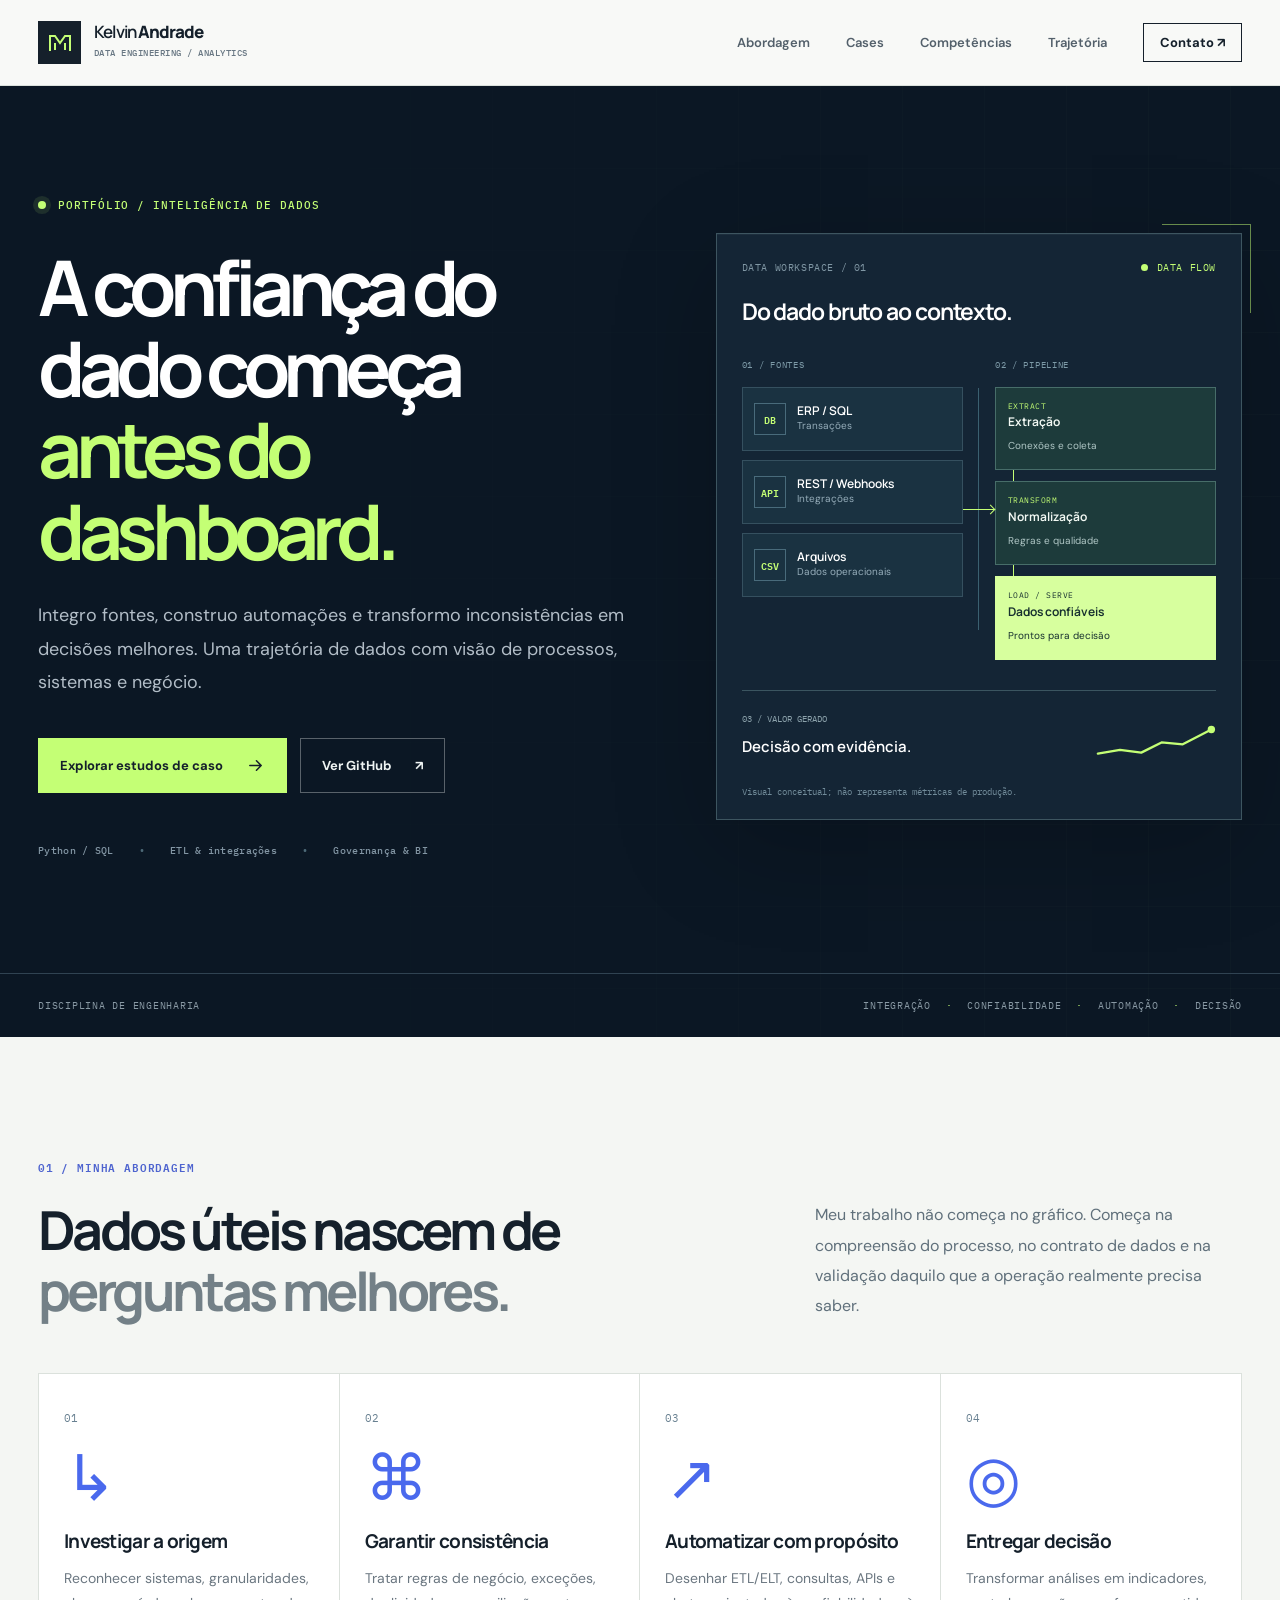
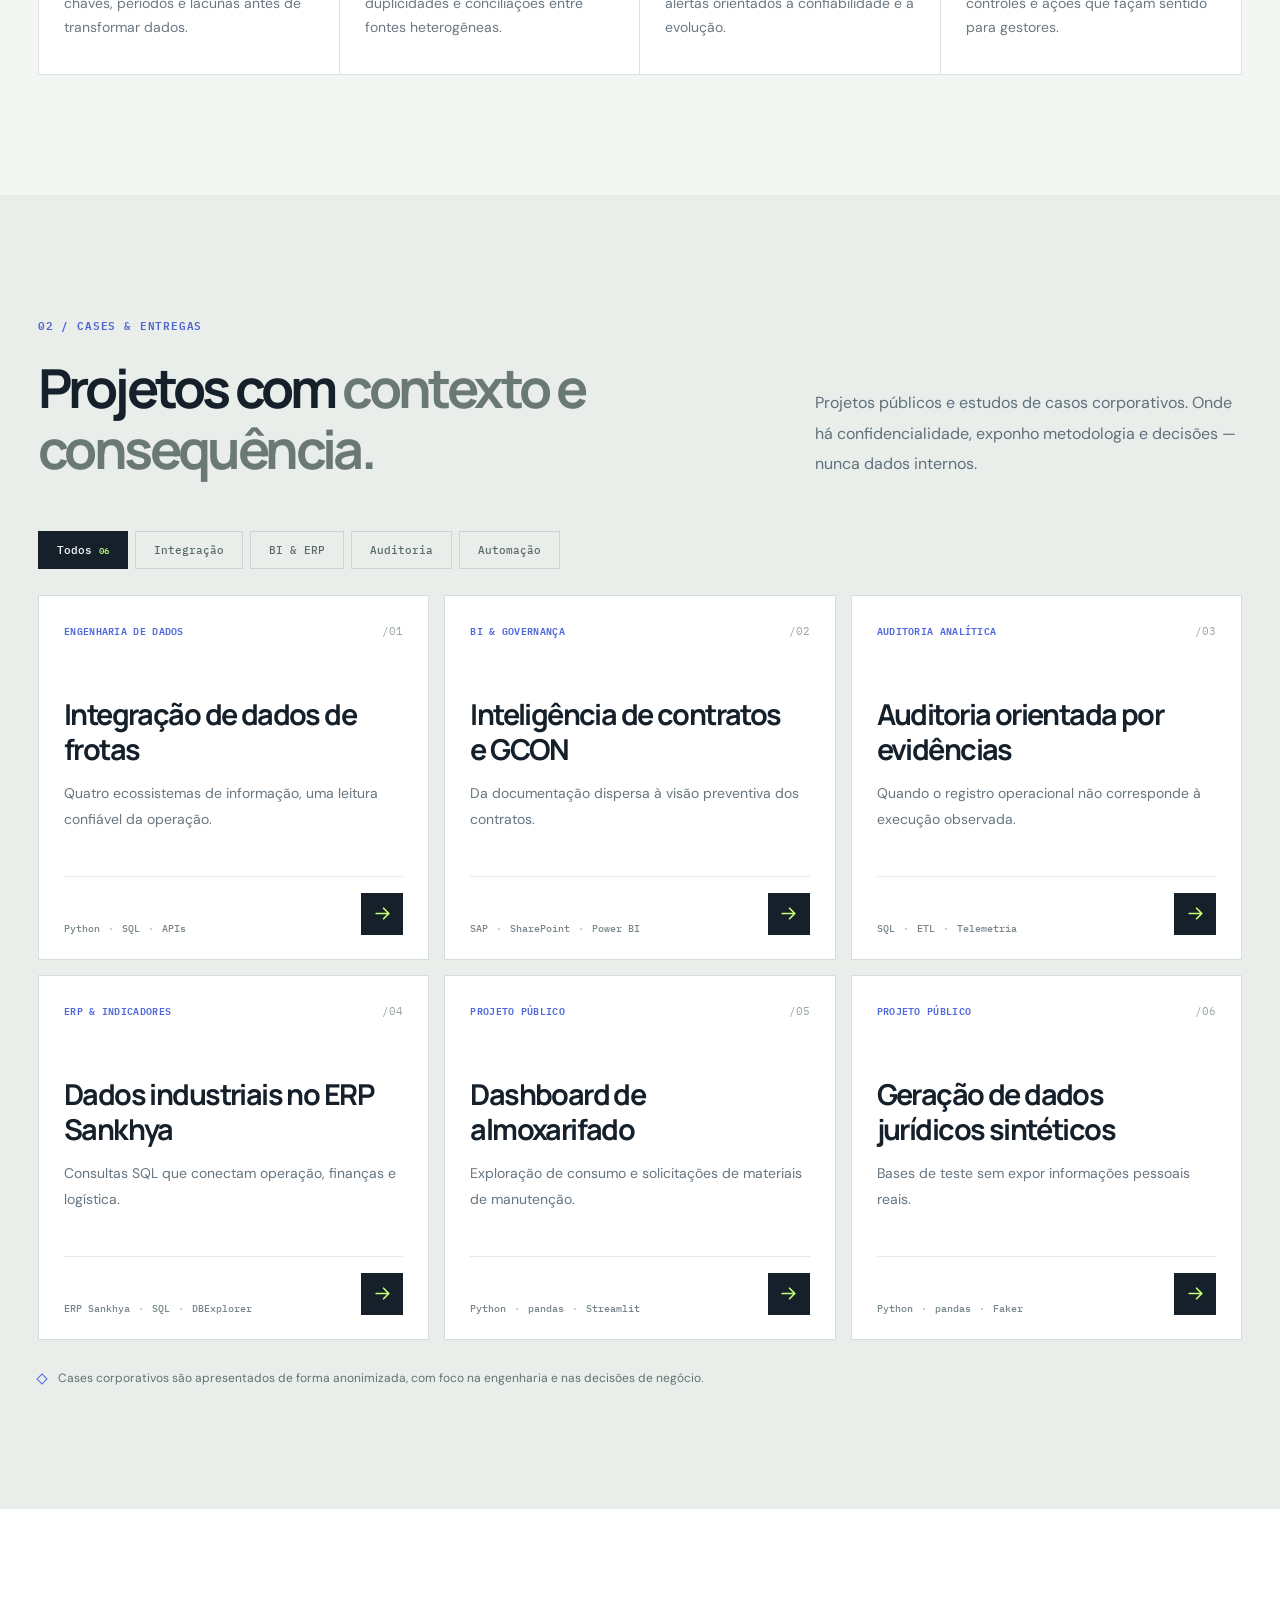
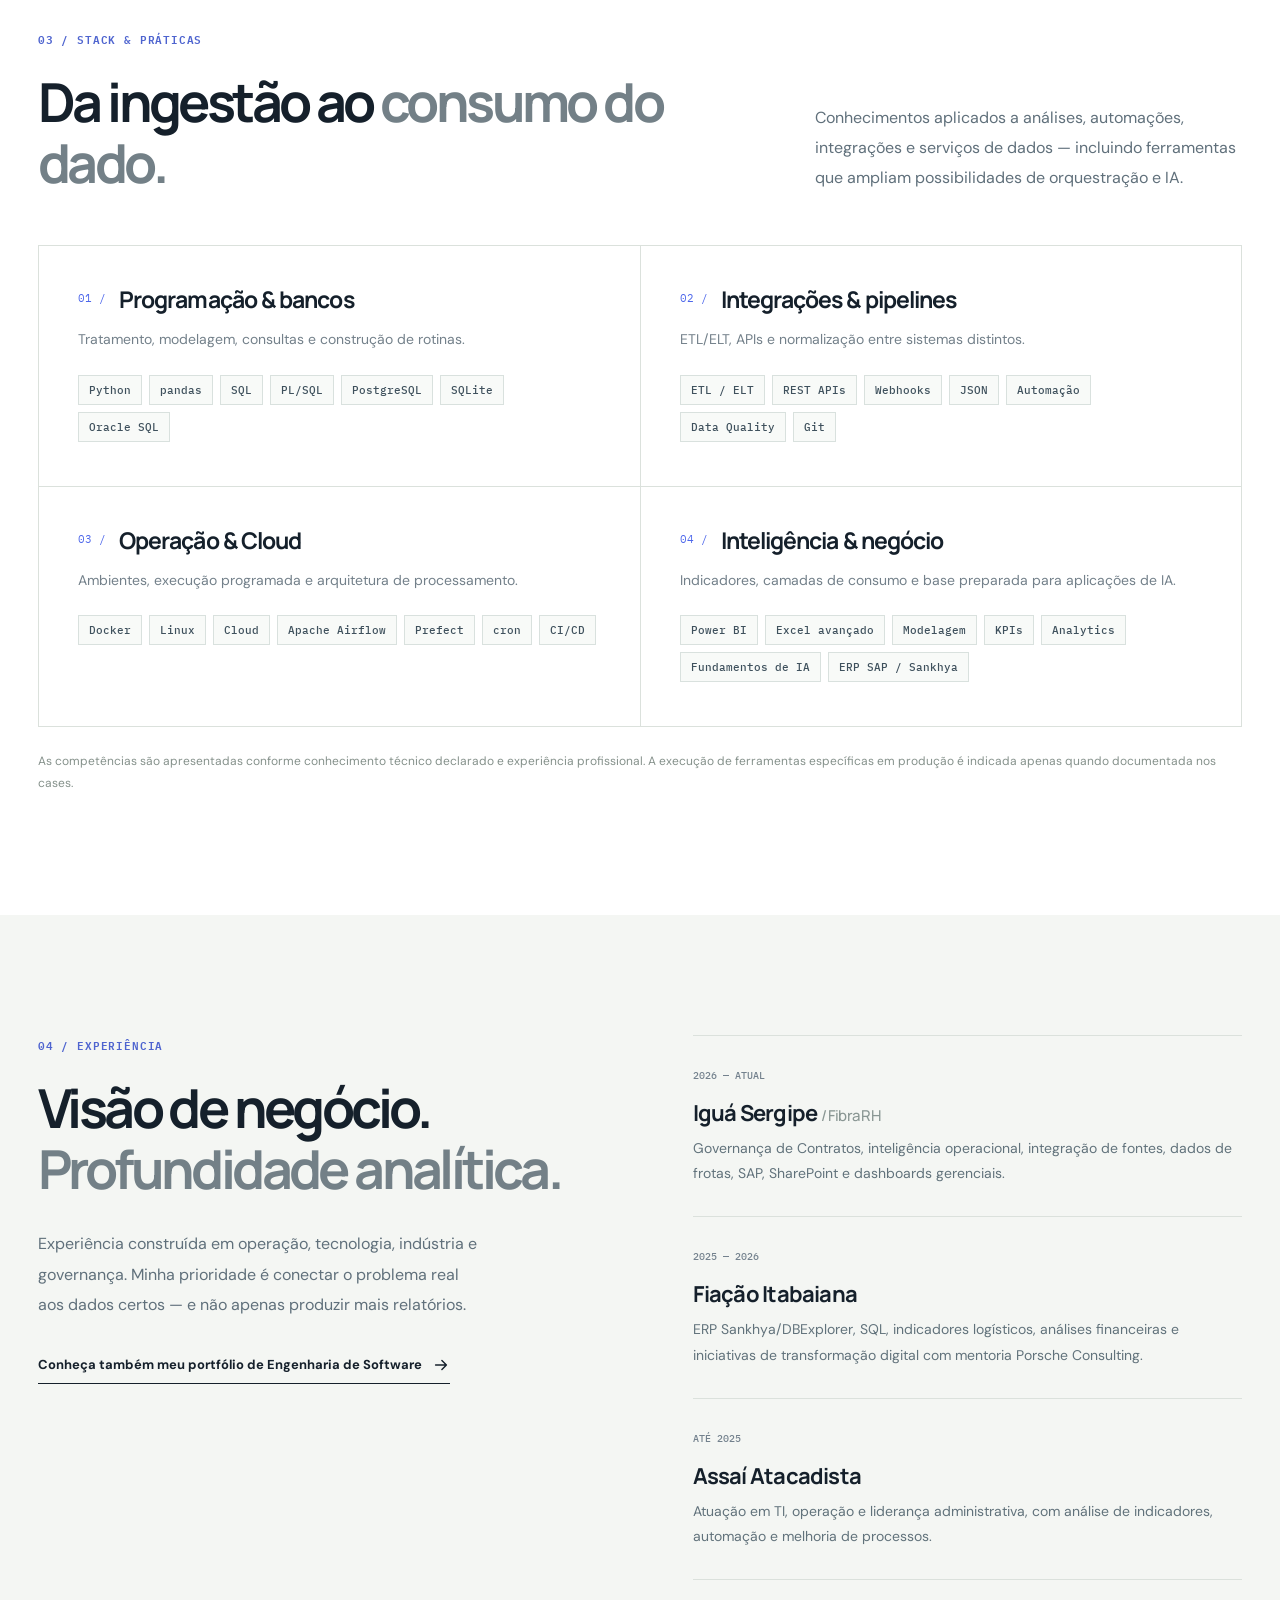
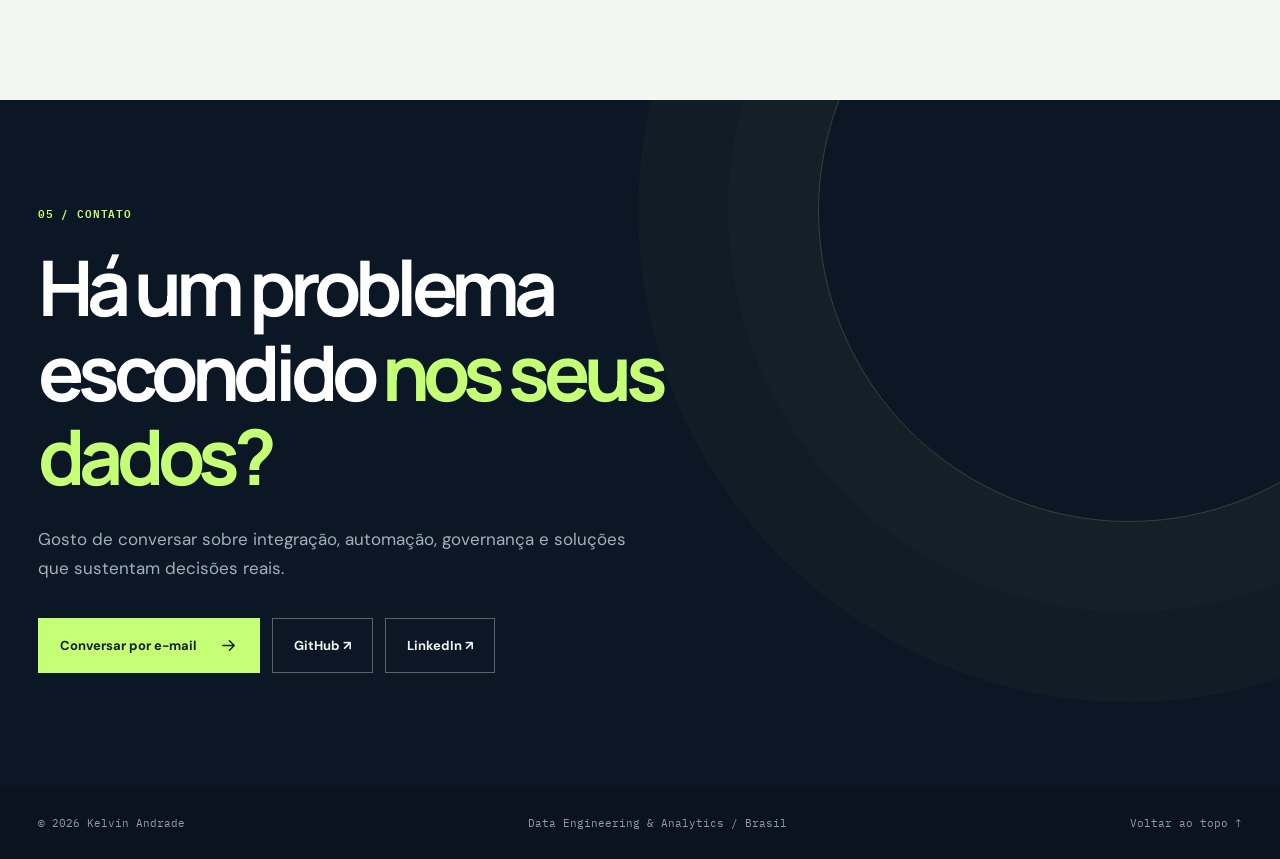
<file: index.html>
<!DOCTYPE html><html lang="pt-BR"><head><meta charset="utf-8"><meta name="viewport" content="width=device-width,initial-scale=1"><meta name="theme-color" content="#f5f6f4"><meta name="author" content="Kelvin Santos Andrade"><meta property="og:type" content="website"><meta property="og:image" content="https://ksaworks.github.io/portfolio_dados/assets/img/og-card.png"><link rel="icon" type="image/svg+xml" href="assets/img/favicon.svg"><link rel="preconnect" href="https://fonts.googleapis.com"><link rel="preconnect" href="https://fonts.gstatic.com" crossorigin><link href="https://fonts.googleapis.com/css2?family=DM+Sans:wght@400;500;600;700&family=Manrope:wght@400;500;600;700;800&family=IBM+Plex+Mono:wght@400;500;600&display=swap" rel="stylesheet"><link rel="stylesheet" href="assets/css/style.css"><script defer src="assets/js/main.js"></script><meta name="description" content="Kelvin Andrade — portfólio em Data Engineering & Analytics. Python, SQL, ETL/ELT, integração de sistemas, automação, APIs, governança e BI."><meta property="og:title" content="Kelvin Andrade | Data Engineering & Analytics"><meta property="og:description" content="Da origem dos dados à decisão de negócio. Integrações, qualidade, automação e análise orientada a evidências."><meta property="og:url" content="https://ksaworks.github.io/portfolio_dados/"><link rel="canonical" href="https://ksaworks.github.io/portfolio_dados/"><title>Kelvin Andrade — Data Engineering & Analytics</title></head><body><a class="skip-link" href="#conteudo">Ir para o conteúdo</a><header class="site-header" id="topo"><div class="shell nav-shell"><a class="identity" href="index.html" aria-label="Kelvin Andrade — Início"><span class="identity-symbol"><svg aria-hidden="true" width="26" height="26" viewBox="0 0 26 26" fill="none"><path d="M3 20V6H8L13 13L18 6H23V20" stroke="currentColor" stroke-width="2" stroke-linecap="square"/><path d="M8 20V13M18 20V13" stroke="currentColor" stroke-width="2"/></svg></span><span class="identity-text">Kelvin <strong>Andrade</strong><small>DATA ENGINEERING / ANALYTICS</small></span></a><button class="menu-toggle" type="button" aria-label="Abrir menu" aria-controls="main-navigation" aria-expanded="false"><span></span><span></span></button><nav class="main-navigation" id="main-navigation" aria-label="Navegação principal"><a href="#metodo">Abordagem</a><a href="#cases">Cases</a><a href="#competencias">Competências</a><a href="#sobre">Trajetória</a><a href="index.html#contato" class="nav-contact">Contato <span aria-hidden="true">↗</span></a></nav></div></header><main id="conteudo"><section class="hero" id="inicio" aria-labelledby="hero-title"><div class="shell hero-inner"><div class="hero-copy"><div class="eyebrow"><span class="signal-dot"></span> PORTFÓLIO / INTELIGÊNCIA DE DADOS</div><h1 id="hero-title">A confiança do dado começa <em>antes do dashboard.</em></h1><p class="hero-lead">Integro fontes, construo automações e transformo inconsistências em decisões melhores. Uma trajetória de dados com visão de processos, sistemas e negócio.</p><div class="hero-cta"><a class="btn btn-accent" href="#cases">Explorar estudos de caso <svg aria-hidden="true" viewBox="0 0 20 20" fill="none"><path d="M4 10h12m-5-5 5 5-5 5" stroke="currentColor" stroke-width="1.6" stroke-linecap="round" stroke-linejoin="round"/></svg></a><a class="btn btn-outline" href="https://github.com/ksaworks" target="_blank" rel="noopener noreferrer">Ver GitHub <span aria-hidden="true">↗</span></a></div><div class="hero-proof"><span>Python / SQL</span><span>ETL & integrações</span><span>Governança & BI</span></div></div><div class="hero-visual" aria-label="Diagrama ilustrativo do fluxo: fontes distintas, transformação, validação e decisões"><div class="visual-top"><span class="mono">DATA WORKSPACE / 01</span><span class="visual-status"><i></i> DATA FLOW</span></div><div class="visual-title">Do dado bruto ao contexto.</div><div class="pipeline-layout"><div class="pipeline-sources"><span class="diagram-label">01 / FONTES</span><div class="source-card"><span class="source-icon">DB</span><strong>ERP / SQL</strong><small>Transações</small></div><div class="source-card"><span class="source-icon">API</span><strong>REST / Webhooks</strong><small>Integrações</small></div><div class="source-card"><span class="source-icon">CSV</span><strong>Arquivos</strong><small>Dados operacionais</small></div></div><div class="pipe-rail" aria-hidden="true"><span></span></div><div class="pipeline-core"><span class="diagram-label">02 / PIPELINE</span><div class="core-stage"><div class="stage-index">EXTRACT</div><strong>Extração</strong><small>Conexões e coleta</small></div><div class="stage-line"></div><div class="core-stage"><div class="stage-index">TRANSFORM</div><strong>Normalização</strong><small>Regras e qualidade</small></div><div class="stage-line"></div><div class="core-stage stage-final"><div class="stage-index">LOAD / SERVE</div><strong>Dados confiáveis</strong><small>Prontos para decisão</small></div></div></div><div class="visual-outcome"><div><span class="mono">03 / VALOR GERADO</span><strong>Decisão com evidência.</strong></div><svg class="signal-graph" viewBox="0 0 130 40" fill="none" aria-hidden="true"><path d="M2 32 L26 28 L49 31 L71 20 L94 22 L125 6" stroke="#C4FF75" stroke-width="2.5" stroke-linecap="round" stroke-linejoin="round"/><circle cx="125" cy="6" r="4" fill="#C4FF75"/></svg></div><p class="visual-footnote">Visual conceitual; não representa métricas de produção.</p></div></div><div class="hero-bottom"><div class="shell hero-bottom-inner"><span>DISCIPLINA DE ENGENHARIA</span><span>INTEGRAÇÃO <b>·</b> CONFIABILIDADE <b>·</b> AUTOMAÇÃO <b>·</b> DECISÃO</span></div></div></section>
<section class="section principles" id="metodo"><div class="shell"><div class="section-header"><div><p class="section-kicker">01 / MINHA ABORDAGEM</p><h2>Dados úteis nascem de <span>perguntas melhores.</span></h2></div><p>Meu trabalho não começa no gráfico. Começa na compreensão do processo, no contrato de dados e na validação daquilo que a operação realmente precisa saber.</p></div><div class="principle-grid"><article class="principle"><span class="principle-index">01</span><div class="line-art">↳</div><h3>Investigar a origem</h3><p>Reconhecer sistemas, granularidades, chaves, períodos e lacunas antes de transformar dados.</p></article><article class="principle"><span class="principle-index">02</span><div class="line-art">⌘</div><h3>Garantir consistência</h3><p>Tratar regras de negócio, exceções, duplicidades e conciliações entre fontes heterogêneas.</p></article><article class="principle"><span class="principle-index">03</span><div class="line-art">↗</div><h3>Automatizar com propósito</h3><p>Desenhar ETL/ELT, consultas, APIs e alertas orientados à confiabilidade e à evolução.</p></article><article class="principle"><span class="principle-index">04</span><div class="line-art">◎</div><h3>Entregar decisão</h3><p>Transformar análises em indicadores, controles e ações que façam sentido para gestores.</p></article></div></div></section>
<section class="section case-section" id="cases"><div class="shell"><div class="section-header section-header-dark"><div><p class="section-kicker">02 / CASES & ENTREGAS</p><h2>Projetos com <span>contexto e consequência.</span></h2></div><p>Projetos públicos e estudos de casos corporativos. Onde há confidencialidade, exponho metodologia e decisões — nunca dados internos.</p></div><div class="filters" role="group" aria-label="Filtrar projetos"><button class="filter active" type="button" data-filter="todos" aria-pressed="true">Todos <sup>06</sup></button><button class="filter" type="button" data-filter="integracao" aria-pressed="false">Integração</button><button class="filter" type="button" data-filter="bi" aria-pressed="false">BI & ERP</button><button class="filter" type="button" data-filter="auditoria" aria-pressed="false">Auditoria</button><button class="filter" type="button" data-filter="automacao" aria-pressed="false">Automação</button></div><div class="case-grid" id="case-grid"><article class="case-card" data-category="integracao"><div class="case-card-top"><span class="case-type">Engenharia de dados</span><span class="case-no">/01</span></div><div class="case-card-body"><h3>Integração de dados de frotas</h3><p>Quatro ecossistemas de informação, uma leitura confiável da operação.</p></div><div class="card-footer"><div class="card-stack"><span>Python</span><span>SQL</span><span>APIs</span></div><a href="cases/integracao-frotas.html" class="round-arrow" aria-label="Ler case: Integração de dados de frotas"><svg aria-hidden="true" viewBox="0 0 20 20" fill="none"><path d="M4 10h12m-5-5 5 5-5 5" stroke="currentColor" stroke-width="1.6" stroke-linecap="round" stroke-linejoin="round"/></svg></a></div></article><article class="case-card" data-category="bi"><div class="case-card-top"><span class="case-type">BI &amp; Governança</span><span class="case-no">/02</span></div><div class="case-card-body"><h3>Inteligência de contratos e GCON</h3><p>Da documentação dispersa à visão preventiva dos contratos.</p></div><div class="card-footer"><div class="card-stack"><span>SAP</span><span>SharePoint</span><span>Power BI</span></div><a href="cases/governanca-contratual.html" class="round-arrow" aria-label="Ler case: Inteligência de contratos e GCON"><svg aria-hidden="true" viewBox="0 0 20 20" fill="none"><path d="M4 10h12m-5-5 5 5-5 5" stroke="currentColor" stroke-width="1.6" stroke-linecap="round" stroke-linejoin="round"/></svg></a></div></article><article class="case-card" data-category="auditoria"><div class="case-card-top"><span class="case-type">Auditoria analítica</span><span class="case-no">/03</span></div><div class="case-card-body"><h3>Auditoria orientada por evidências</h3><p>Quando o registro operacional não corresponde à execução observada.</p></div><div class="card-footer"><div class="card-stack"><span>SQL</span><span>ETL</span><span>Telemetria</span></div><a href="cases/auditoria-analitica.html" class="round-arrow" aria-label="Ler case: Auditoria orientada por evidências"><svg aria-hidden="true" viewBox="0 0 20 20" fill="none"><path d="M4 10h12m-5-5 5 5-5 5" stroke="currentColor" stroke-width="1.6" stroke-linecap="round" stroke-linejoin="round"/></svg></a></div></article><article class="case-card" data-category="bi"><div class="case-card-top"><span class="case-type">ERP &amp; Indicadores</span><span class="case-no">/04</span></div><div class="case-card-body"><h3>Dados industriais no ERP Sankhya</h3><p>Consultas SQL que conectam operação, finanças e logística.</p></div><div class="card-footer"><div class="card-stack"><span>ERP Sankhya</span><span>SQL</span><span>DBExplorer</span></div><a href="cases/sankhya-industria.html" class="round-arrow" aria-label="Ler case: Dados industriais no ERP Sankhya"><svg aria-hidden="true" viewBox="0 0 20 20" fill="none"><path d="M4 10h12m-5-5 5 5-5 5" stroke="currentColor" stroke-width="1.6" stroke-linecap="round" stroke-linejoin="round"/></svg></a></div></article><article class="case-card" data-category="automacao"><div class="case-card-top"><span class="case-type">Projeto público</span><span class="case-no">/05</span></div><div class="case-card-body"><h3>Dashboard de almoxarifado</h3><p>Exploração de consumo e solicitações de materiais de manutenção.</p></div><div class="card-footer"><div class="card-stack"><span>Python</span><span>pandas</span><span>Streamlit</span></div><a href="cases/dashboard-almoxarifado.html" class="round-arrow" aria-label="Ler case: Dashboard de almoxarifado"><svg aria-hidden="true" viewBox="0 0 20 20" fill="none"><path d="M4 10h12m-5-5 5 5-5 5" stroke="currentColor" stroke-width="1.6" stroke-linecap="round" stroke-linejoin="round"/></svg></a></div></article><article class="case-card" data-category="automacao"><div class="case-card-top"><span class="case-type">Projeto público</span><span class="case-no">/06</span></div><div class="case-card-body"><h3>Geração de dados jurídicos sintéticos</h3><p>Bases de teste sem expor informações pessoais reais.</p></div><div class="card-footer"><div class="card-stack"><span>Python</span><span>pandas</span><span>Faker</span></div><a href="cases/dados-juridicos-sinteticos.html" class="round-arrow" aria-label="Ler case: Geração de dados jurídicos sintéticos"><svg aria-hidden="true" viewBox="0 0 20 20" fill="none"><path d="M4 10h12m-5-5 5 5-5 5" stroke="currentColor" stroke-width="1.6" stroke-linecap="round" stroke-linejoin="round"/></svg></a></div></article></div><p class="cases-disclaimer"><span class="mini-diamond" aria-hidden="true"></span> Cases corporativos são apresentados de forma anonimizada, com foco na engenharia e nas decisões de negócio.</p></div></section>
<section class="section competencies" id="competencias"><div class="shell"><div class="section-header"><div><p class="section-kicker">03 / STACK & PRÁTICAS</p><h2>Da ingestão ao <span>consumo do dado.</span></h2></div><p>Conhecimentos aplicados a análises, automações, integrações e serviços de dados — incluindo ferramentas que ampliam possibilidades de orquestração e IA.</p></div><div class="stack-grid"><article class="stack-group"><div class="stack-group-heading"><span>01 /</span><h3>Programação & bancos</h3></div><p>Tratamento, modelagem, consultas e construção de rotinas.</p><div class="stack-tags"><span>Python</span><span>pandas</span><span>SQL</span><span>PL/SQL</span><span>PostgreSQL</span><span>SQLite</span><span>Oracle SQL</span></div></article><article class="stack-group"><div class="stack-group-heading"><span>02 /</span><h3>Integrações & pipelines</h3></div><p>ETL/ELT, APIs e normalização entre sistemas distintos.</p><div class="stack-tags"><span>ETL / ELT</span><span>REST APIs</span><span>Webhooks</span><span>JSON</span><span>Automação</span><span>Data Quality</span><span>Git</span></div></article><article class="stack-group"><div class="stack-group-heading"><span>03 /</span><h3>Operação & Cloud</h3></div><p>Ambientes, execução programada e arquitetura de processamento.</p><div class="stack-tags"><span>Docker</span><span>Linux</span><span>Cloud</span><span>Apache Airflow</span><span>Prefect</span><span>cron</span><span>CI/CD</span></div></article><article class="stack-group"><div class="stack-group-heading"><span>04 /</span><h3>Inteligência & negócio</h3></div><p>Indicadores, camadas de consumo e base preparada para aplicações de IA.</p><div class="stack-tags"><span>Power BI</span><span>Excel avançado</span><span>Modelagem</span><span>KPIs</span><span>Analytics</span><span>Fundamentos de IA</span><span>ERP SAP / Sankhya</span></div></article></div><p class="stack-note">As competências são apresentadas conforme conhecimento técnico declarado e experiência profissional. A execução de ferramentas específicas em produção é indicada apenas quando documentada nos cases.</p></div></section>
<section class="section narrative" id="sobre"><div class="shell narrative-grid"><div class="narrative-intro"><p class="section-kicker">04 / EXPERIÊNCIA</p><h2>Visão de negócio. <span>Profundidade analítica.</span></h2><p>Experiência construída em operação, tecnologia, indústria e governança. Minha prioridade é conectar o problema real aos dados certos — e não apenas produzir mais relatórios.</p><a href="https://ksaworks.github.io/portfolio_projetos/" target="_blank" rel="noopener noreferrer" class="text-link">Conheça também meu portfólio de Engenharia de Software <svg aria-hidden="true" viewBox="0 0 20 20" fill="none"><path d="M4 10h12m-5-5 5 5-5 5" stroke="currentColor" stroke-width="1.6" stroke-linecap="round" stroke-linejoin="round"/></svg></a></div><div class="experience"><article class="experience-item"><span class="experience-year">2026 — ATUAL</span><div><h3>Iguá Sergipe <span>/ Fibra RH</span></h3><p>Governança de Contratos, inteligência operacional, integração de fontes, dados de frotas, SAP, SharePoint e dashboards gerenciais.</p></div></article><article class="experience-item"><span class="experience-year">2025 — 2026</span><div><h3>Fiação Itabaiana</h3><p>ERP Sankhya/DBExplorer, SQL, indicadores logísticos, análises financeiras e iniciativas de transformação digital com mentoria Porsche Consulting.</p></div></article><article class="experience-item"><span class="experience-year">ATÉ 2025</span><div><h3>Assaí Atacadista</h3><p>Atuação em TI, operação e liderança administrativa, com análise de indicadores, automação e melhoria de processos.</p></div></article></div></div></section>
<section class="contact-section" id="contato"><div class="shell contact-inner"><p class="section-kicker">05 / CONTATO</p><h2>Há um problema escondido <em>nos seus dados?</em></h2><p>Gosto de conversar sobre integração, automação, governança e soluções que sustentam decisões reais.</p><div class="contact-actions"><a href="mailto:kelvinstaandrade@gmail.com" class="btn btn-accent">Conversar por e-mail <svg aria-hidden="true" viewBox="0 0 20 20" fill="none"><path d="M4 10h12m-5-5 5 5-5 5" stroke="currentColor" stroke-width="1.6" stroke-linecap="round" stroke-linejoin="round"/></svg></a><a href="https://github.com/ksaworks" class="btn btn-outline" target="_blank" rel="noopener noreferrer">GitHub ↗</a><a href="https://www.linkedin.com/in/kelvinandradeworks/" class="btn btn-outline" target="_blank" rel="noopener noreferrer">LinkedIn ↗</a></div></div></section></main><footer class="footer"><div class="shell footer-inner"><span>© <span data-year>2026</span> Kelvin Andrade</span><span>Data Engineering & Analytics / Brasil</span><a href="#topo">Voltar ao topo ↑</a></div></footer></body></html>
</file>
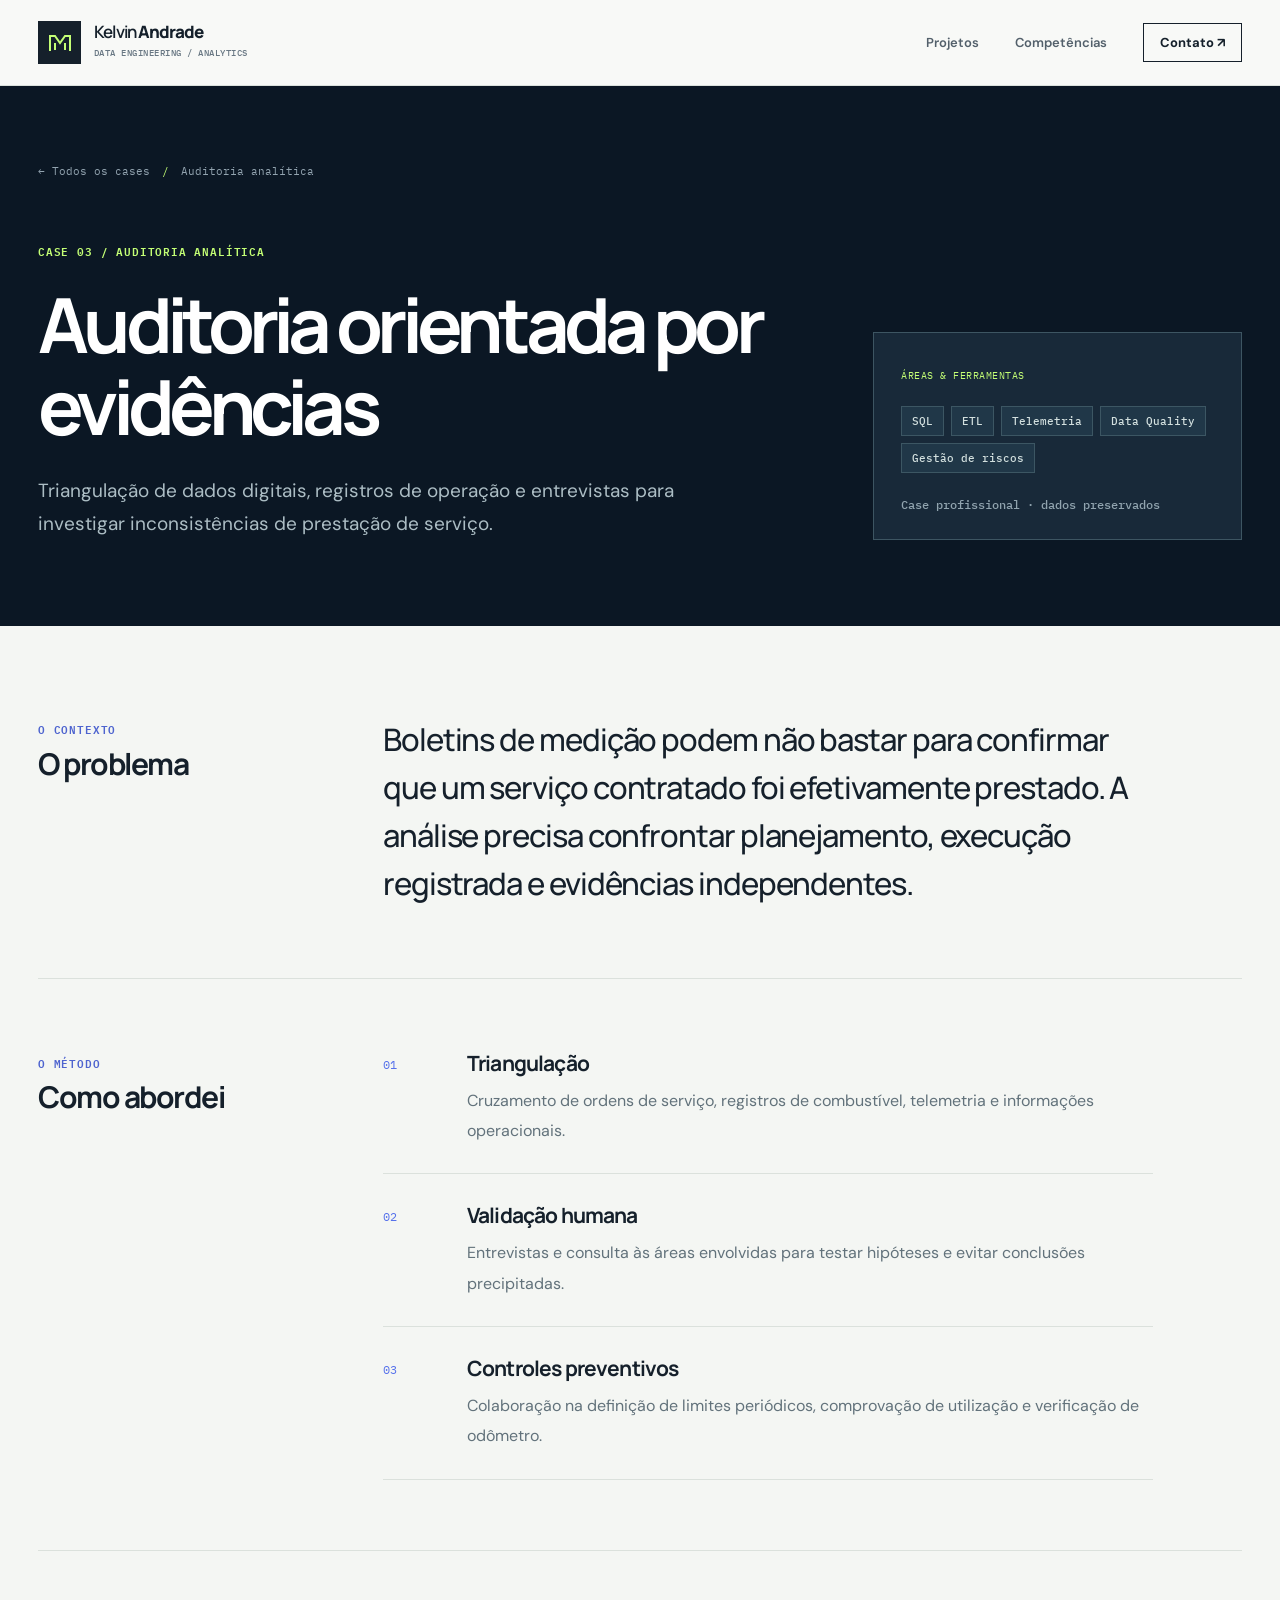
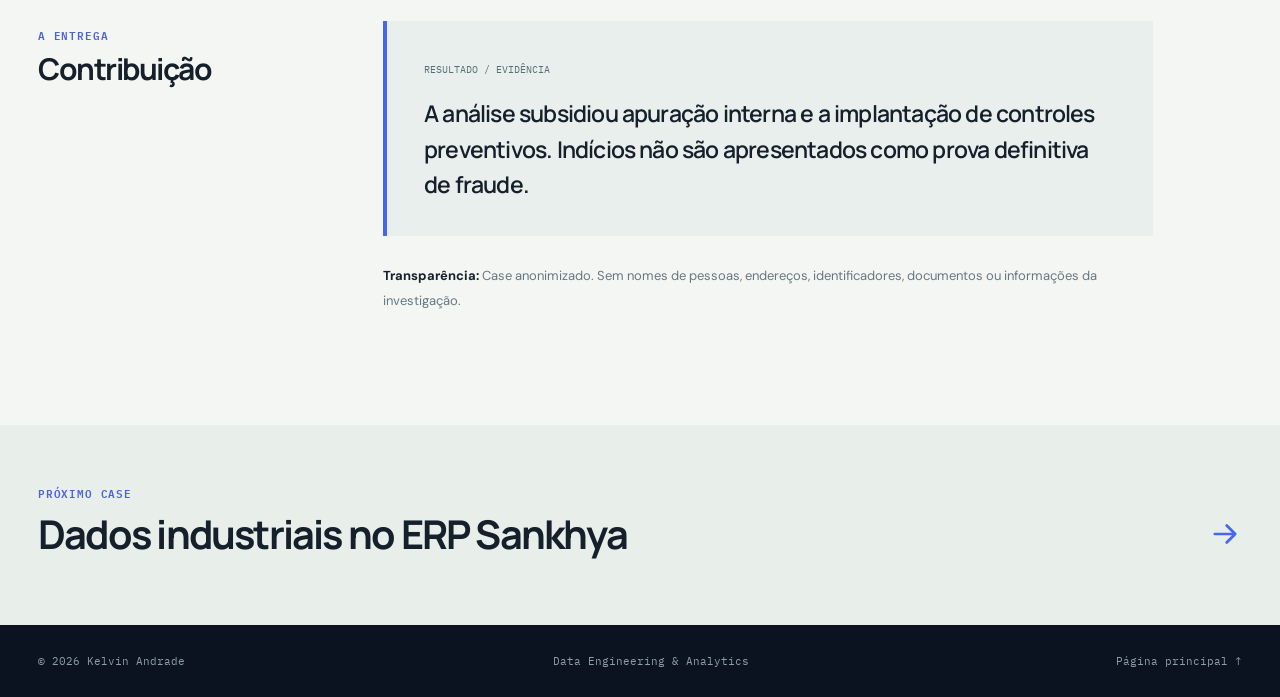
<file: cases/auditoria-analitica.html>
<!DOCTYPE html><html lang="pt-BR"><head><meta charset="utf-8"><meta name="viewport" content="width=device-width,initial-scale=1"><meta name="theme-color" content="#f5f6f4"><meta name="author" content="Kelvin Santos Andrade"><link rel="icon" type="image/svg+xml" href="../assets/img/favicon.svg"><link rel="preconnect" href="https://fonts.googleapis.com"><link rel="preconnect" href="https://fonts.gstatic.com" crossorigin><link href="https://fonts.googleapis.com/css2?family=DM+Sans:wght@400;500;600;700&family=Manrope:wght@400;500;600;700;800&family=IBM+Plex+Mono:wght@400;500;600&display=swap" rel="stylesheet"><link rel="stylesheet" href="../assets/css/style.css"><script defer src="../assets/js/main.js"></script><meta name="description" content="Auditoria orientada por evidências: estudo de caso de engenharia de dados, integração e inteligência de negócios por Kelvin Andrade."><title>Auditoria orientada por evidências | Kelvin Andrade — Data Engineering</title><link rel="canonical" href="https://ksaworks.github.io/portfolio_dados/cases/auditoria-analitica.html"></head><body><a class="skip-link" href="#conteudo">Ir para o conteúdo</a><header class="site-header" id="topo"><div class="shell nav-shell"><a class="identity" href="../index.html" aria-label="Kelvin Andrade — Início"><span class="identity-symbol"><svg aria-hidden="true" width="26" height="26" viewBox="0 0 26 26" fill="none"><path d="M3 20V6H8L13 13L18 6H23V20" stroke="currentColor" stroke-width="2" stroke-linecap="square"/><path d="M8 20V13M18 20V13" stroke="currentColor" stroke-width="2"/></svg></span><span class="identity-text">Kelvin <strong>Andrade</strong><small>DATA ENGINEERING / ANALYTICS</small></span></a><button class="menu-toggle" type="button" aria-label="Abrir menu" aria-controls="main-navigation" aria-expanded="false"><span></span><span></span></button><nav class="main-navigation" id="main-navigation" aria-label="Navegação principal"><a href="../index.html#cases">Projetos</a><a href="../index.html#competencias">Competências</a><a href="../index.html#contato" class="nav-contact">Contato <span aria-hidden="true">↗</span></a></nav></div></header><main id="conteudo"><section class="detail-hero"><div class="shell"><div class="breadcrumb"><a href="../index.html#cases">← Todos os cases</a><span>/</span><span>Auditoria analítica</span></div><div class="detail-head-grid"><div><p class="section-kicker">CASE 03 / AUDITORIA ANALÍTICA</p><h1>Auditoria orientada por evidências</h1><p class="detail-lede">Triangulação de dados digitais, registros de operação e entrevistas para investigar inconsistências de prestação de serviço.</p></div><aside class="detail-metadata"><span class="mono label-metadata">ÁREAS & FERRAMENTAS</span><div class="stack-tags"><span>SQL</span><span>ETL</span><span>Telemetria</span><span>Data Quality</span><span>Gestão de riscos</span></div><p class="private-mark">Case profissional · dados preservados</p></aside></div></div></section><section class="detail-body"><div class="shell detail-grid"><aside class="detail-side"><span class="section-kicker">O CONTEXTO</span><h2>O problema</h2></aside><div class="detail-copy"><p class="detail-important">Boletins de medição podem não bastar para confirmar que um serviço contratado foi efetivamente prestado. A análise precisa confrontar planejamento, execução registrada e evidências independentes.</p></div></div><div class="shell detail-grid detail-process"><aside class="detail-side"><span class="section-kicker">O MÉTODO</span><h2>Como abordei</h2></aside><div class="detail-copy"><div class="detail-step"><span class="detail-step-no">01</span><div><h3>Triangulação</h3><p>Cruzamento de ordens de serviço, registros de combustível, telemetria e informações operacionais.</p></div></div><div class="detail-step"><span class="detail-step-no">02</span><div><h3>Validação humana</h3><p>Entrevistas e consulta às áreas envolvidas para testar hipóteses e evitar conclusões precipitadas.</p></div></div><div class="detail-step"><span class="detail-step-no">03</span><div><h3>Controles preventivos</h3><p>Colaboração na definição de limites periódicos, comprovação de utilização e verificação de odômetro.</p></div></div></div></div><div class="shell detail-grid detail-process"><aside class="detail-side"><span class="section-kicker">A ENTREGA</span><h2>Contribuição</h2></aside><div class="detail-copy"><div class="outcome-card"><span class="mono">RESULTADO / EVIDÊNCIA</span><p>A análise subsidiou apuração interna e a implantação de controles preventivos. Indícios não são apresentados como prova definitiva de fraude.</p></div><p class="evidence"><strong>Transparência:</strong> Case anonimizado. Sem nomes de pessoas, endereços, identificadores, documentos ou informações da investigação.</p></div></div></section><section class="detail-next"><div class="shell"><span class="section-kicker">PRÓXIMO CASE</span><a href="sankhya-industria.html">Dados industriais no ERP Sankhya <svg aria-hidden="true" viewBox="0 0 20 20" fill="none"><path d="M4 10h12m-5-5 5 5-5 5" stroke="currentColor" stroke-width="1.6" stroke-linecap="round" stroke-linejoin="round"/></svg></a></div></section></main><footer class="footer"><div class="shell footer-inner"><span>© 2026 Kelvin Andrade</span><span>Data Engineering & Analytics</span><a href="../index.html">Página principal ↑</a></div></footer></body></html>
</file>
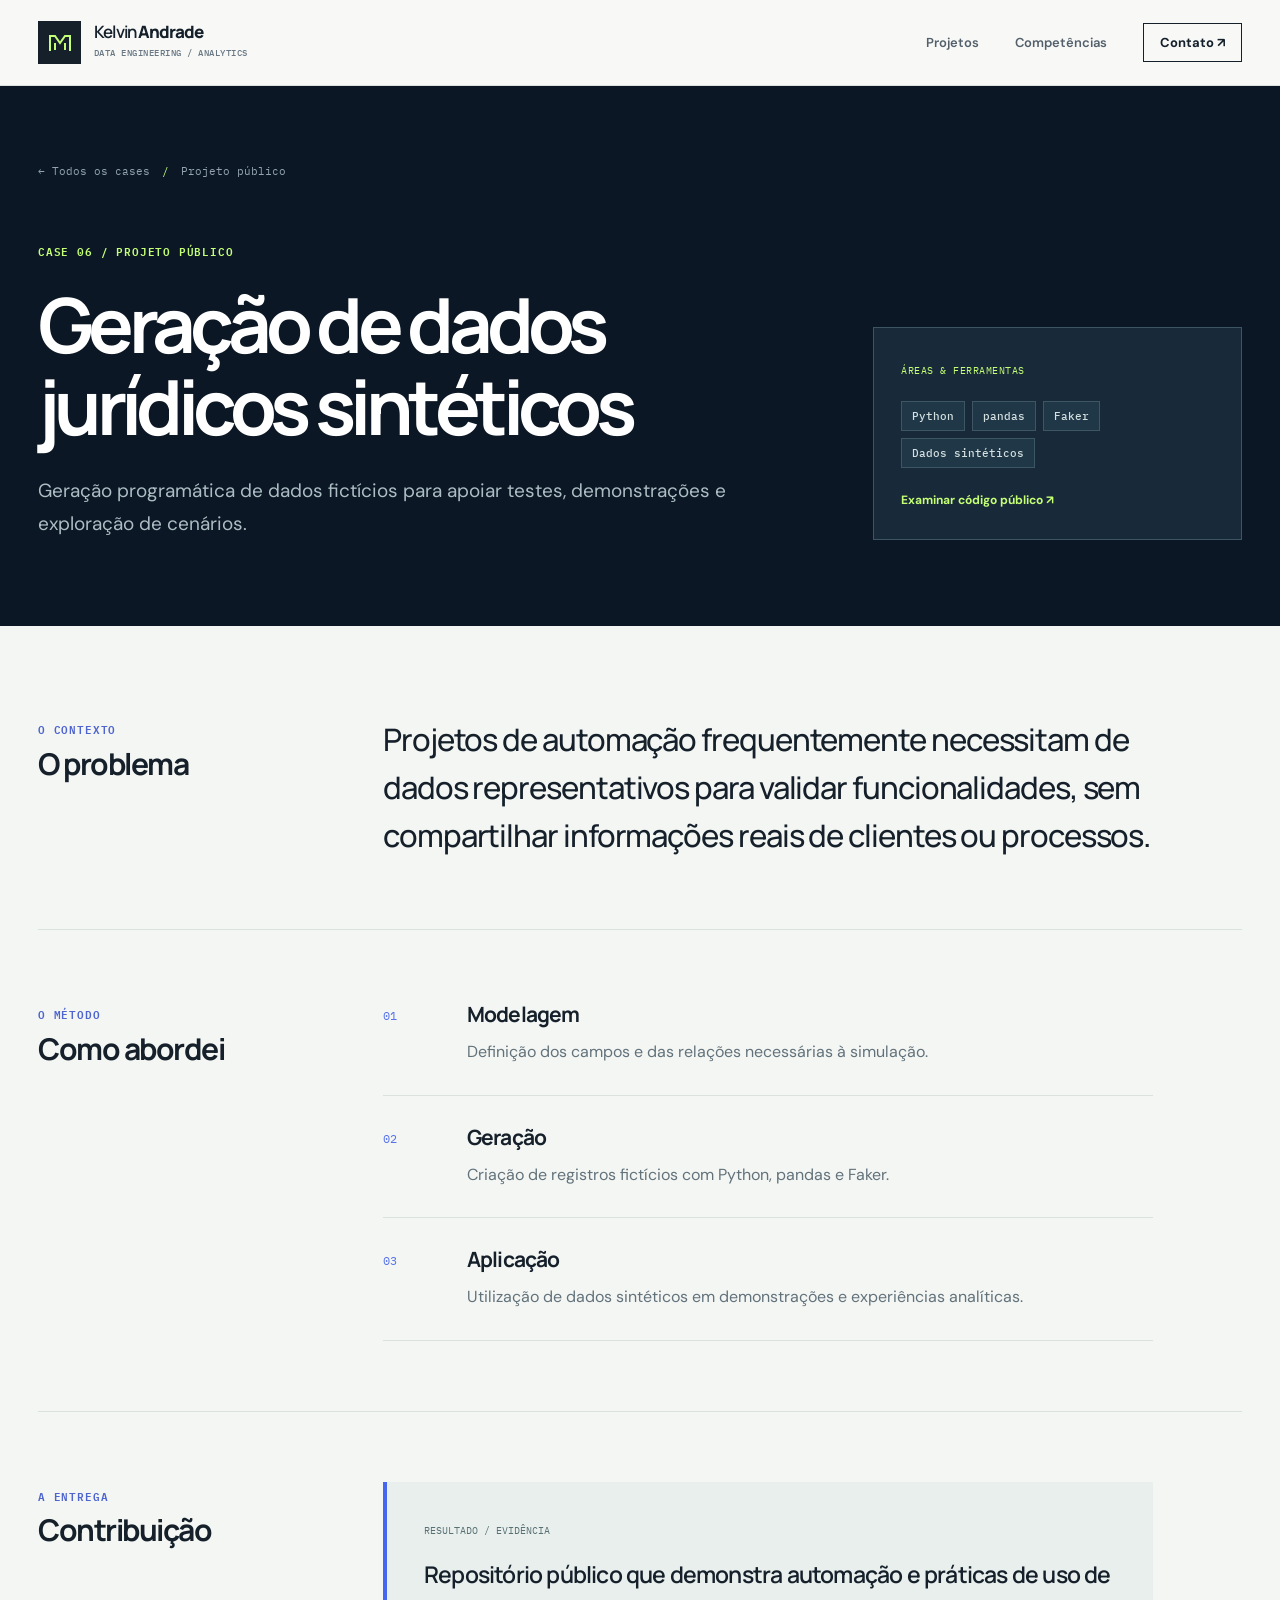
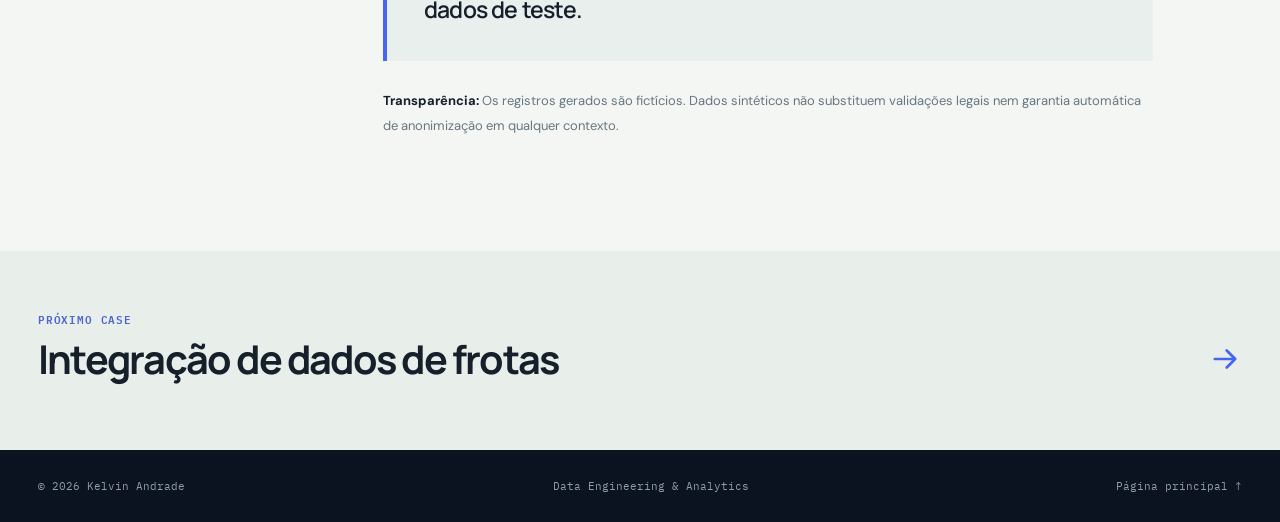
<file: cases/dados-juridicos-sinteticos.html>
<!DOCTYPE html><html lang="pt-BR"><head><meta charset="utf-8"><meta name="viewport" content="width=device-width,initial-scale=1"><meta name="theme-color" content="#f5f6f4"><meta name="author" content="Kelvin Santos Andrade"><link rel="icon" type="image/svg+xml" href="../assets/img/favicon.svg"><link rel="preconnect" href="https://fonts.googleapis.com"><link rel="preconnect" href="https://fonts.gstatic.com" crossorigin><link href="https://fonts.googleapis.com/css2?family=DM+Sans:wght@400;500;600;700&family=Manrope:wght@400;500;600;700;800&family=IBM+Plex+Mono:wght@400;500;600&display=swap" rel="stylesheet"><link rel="stylesheet" href="../assets/css/style.css"><script defer src="../assets/js/main.js"></script><meta name="description" content="Geração de dados jurídicos sintéticos: estudo de caso de engenharia de dados, integração e inteligência de negócios por Kelvin Andrade."><title>Geração de dados jurídicos sintéticos | Kelvin Andrade — Data Engineering</title><link rel="canonical" href="https://ksaworks.github.io/portfolio_dados/cases/dados-juridicos-sinteticos.html"></head><body><a class="skip-link" href="#conteudo">Ir para o conteúdo</a><header class="site-header" id="topo"><div class="shell nav-shell"><a class="identity" href="../index.html" aria-label="Kelvin Andrade — Início"><span class="identity-symbol"><svg aria-hidden="true" width="26" height="26" viewBox="0 0 26 26" fill="none"><path d="M3 20V6H8L13 13L18 6H23V20" stroke="currentColor" stroke-width="2" stroke-linecap="square"/><path d="M8 20V13M18 20V13" stroke="currentColor" stroke-width="2"/></svg></span><span class="identity-text">Kelvin <strong>Andrade</strong><small>DATA ENGINEERING / ANALYTICS</small></span></a><button class="menu-toggle" type="button" aria-label="Abrir menu" aria-controls="main-navigation" aria-expanded="false"><span></span><span></span></button><nav class="main-navigation" id="main-navigation" aria-label="Navegação principal"><a href="../index.html#cases">Projetos</a><a href="../index.html#competencias">Competências</a><a href="../index.html#contato" class="nav-contact">Contato <span aria-hidden="true">↗</span></a></nav></div></header><main id="conteudo"><section class="detail-hero"><div class="shell"><div class="breadcrumb"><a href="../index.html#cases">← Todos os cases</a><span>/</span><span>Projeto público</span></div><div class="detail-head-grid"><div><p class="section-kicker">CASE 06 / PROJETO PÚBLICO</p><h1>Geração de dados jurídicos sintéticos</h1><p class="detail-lede">Geração programática de dados fictícios para apoiar testes, demonstrações e exploração de cenários.</p></div><aside class="detail-metadata"><span class="mono label-metadata">ÁREAS & FERRAMENTAS</span><div class="stack-tags"><span>Python</span><span>pandas</span><span>Faker</span><span>Dados sintéticos</span></div><a class="repo-link" href="https://github.com/ksaworks/simulacao-dados-juridicos" target="_blank" rel="noopener noreferrer">Examinar código público ↗</a></aside></div></div></section><section class="detail-body"><div class="shell detail-grid"><aside class="detail-side"><span class="section-kicker">O CONTEXTO</span><h2>O problema</h2></aside><div class="detail-copy"><p class="detail-important">Projetos de automação frequentemente necessitam de dados representativos para validar funcionalidades, sem compartilhar informações reais de clientes ou processos.</p></div></div><div class="shell detail-grid detail-process"><aside class="detail-side"><span class="section-kicker">O MÉTODO</span><h2>Como abordei</h2></aside><div class="detail-copy"><div class="detail-step"><span class="detail-step-no">01</span><div><h3>Modelagem</h3><p>Definição dos campos e das relações necessárias à simulação.</p></div></div><div class="detail-step"><span class="detail-step-no">02</span><div><h3>Geração</h3><p>Criação de registros fictícios com Python, pandas e Faker.</p></div></div><div class="detail-step"><span class="detail-step-no">03</span><div><h3>Aplicação</h3><p>Utilização de dados sintéticos em demonstrações e experiências analíticas.</p></div></div></div></div><div class="shell detail-grid detail-process"><aside class="detail-side"><span class="section-kicker">A ENTREGA</span><h2>Contribuição</h2></aside><div class="detail-copy"><div class="outcome-card"><span class="mono">RESULTADO / EVIDÊNCIA</span><p>Repositório público que demonstra automação e práticas de uso de dados de teste.</p></div><p class="evidence"><strong>Transparência:</strong> Os registros gerados são fictícios. Dados sintéticos não substituem validações legais nem garantia automática de anonimização em qualquer contexto.</p></div></div></section><section class="detail-next"><div class="shell"><span class="section-kicker">PRÓXIMO CASE</span><a href="integracao-frotas.html">Integração de dados de frotas <svg aria-hidden="true" viewBox="0 0 20 20" fill="none"><path d="M4 10h12m-5-5 5 5-5 5" stroke="currentColor" stroke-width="1.6" stroke-linecap="round" stroke-linejoin="round"/></svg></a></div></section></main><footer class="footer"><div class="shell footer-inner"><span>© 2026 Kelvin Andrade</span><span>Data Engineering & Analytics</span><a href="../index.html">Página principal ↑</a></div></footer></body></html>
</file>
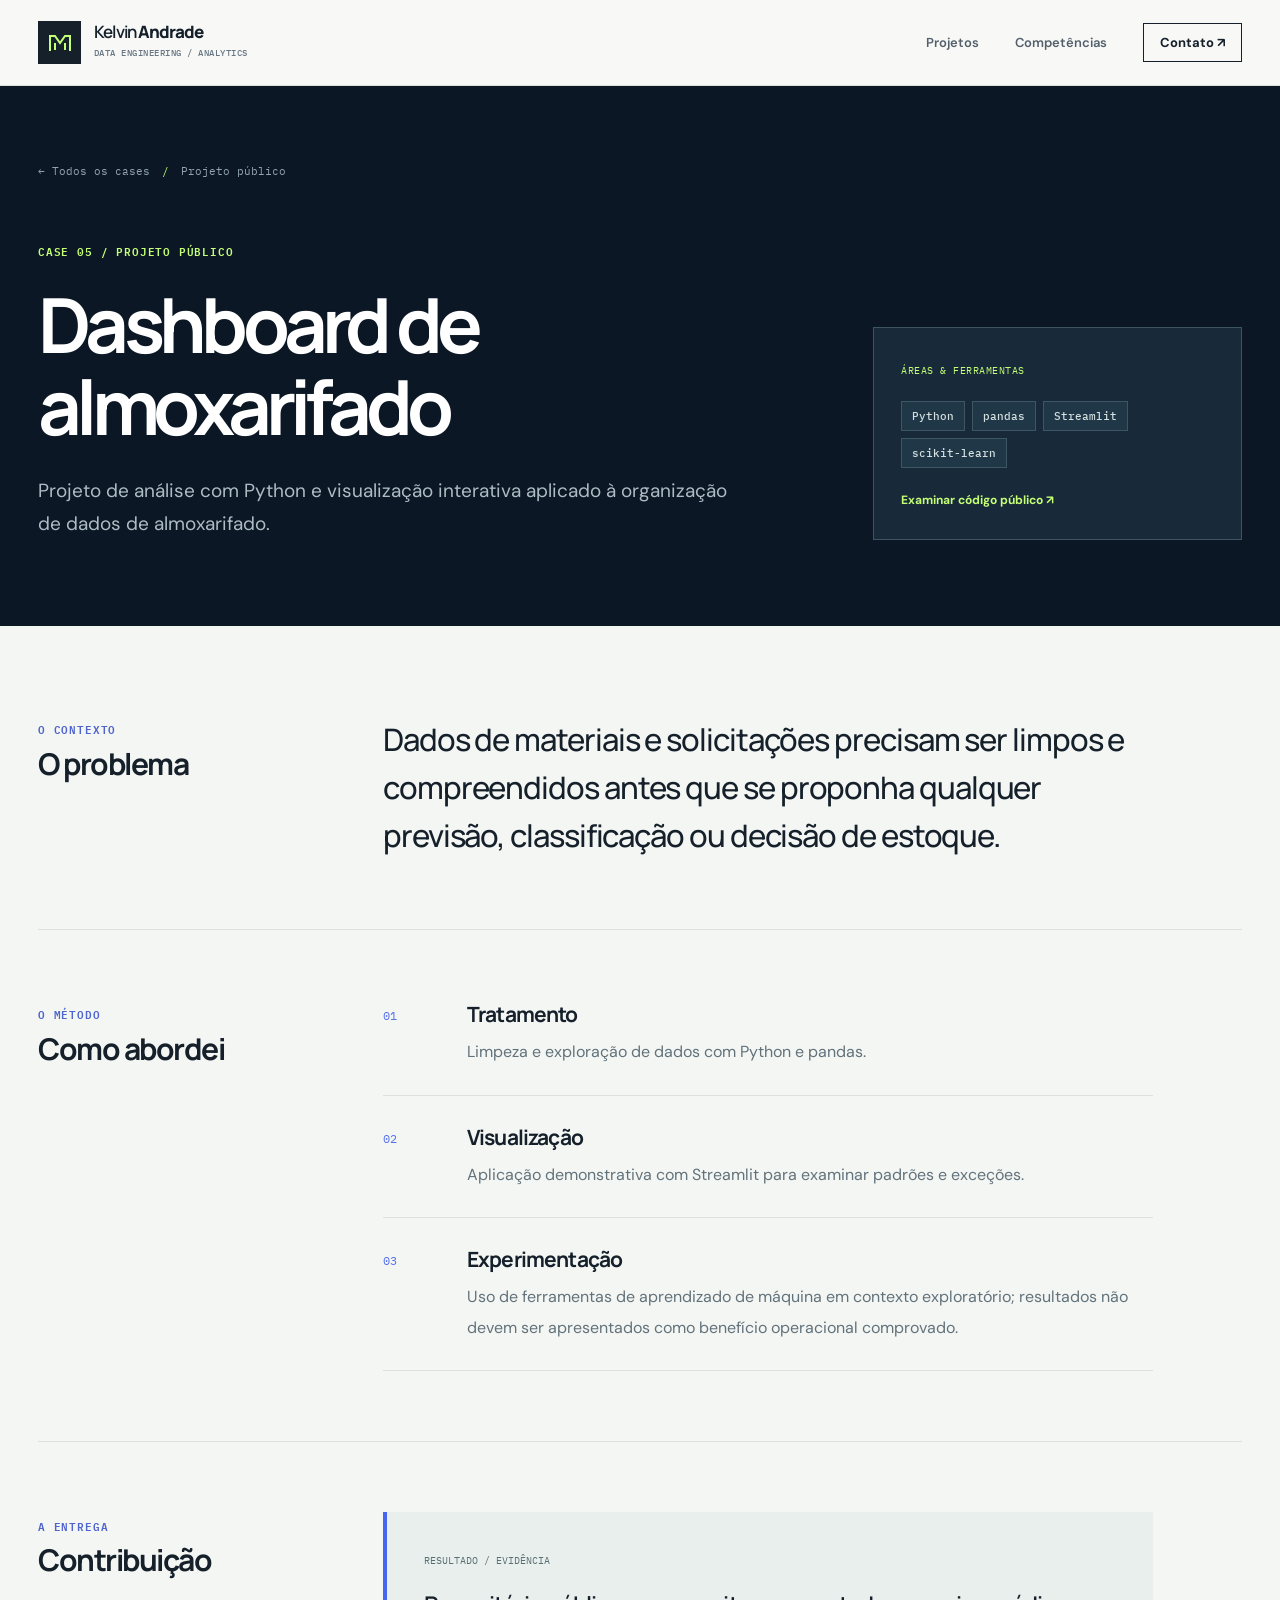
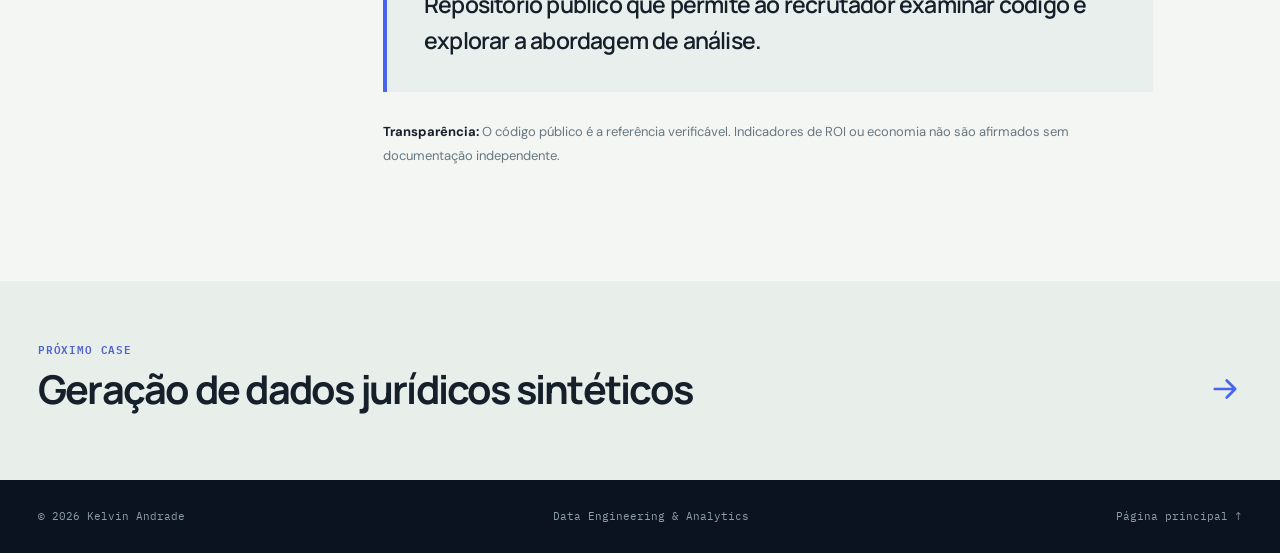
<file: cases/dashboard-almoxarifado.html>
<!DOCTYPE html><html lang="pt-BR"><head><meta charset="utf-8"><meta name="viewport" content="width=device-width,initial-scale=1"><meta name="theme-color" content="#f5f6f4"><meta name="author" content="Kelvin Santos Andrade"><link rel="icon" type="image/svg+xml" href="../assets/img/favicon.svg"><link rel="preconnect" href="https://fonts.googleapis.com"><link rel="preconnect" href="https://fonts.gstatic.com" crossorigin><link href="https://fonts.googleapis.com/css2?family=DM+Sans:wght@400;500;600;700&family=Manrope:wght@400;500;600;700;800&family=IBM+Plex+Mono:wght@400;500;600&display=swap" rel="stylesheet"><link rel="stylesheet" href="../assets/css/style.css"><script defer src="../assets/js/main.js"></script><meta name="description" content="Dashboard de almoxarifado: estudo de caso de engenharia de dados, integração e inteligência de negócios por Kelvin Andrade."><title>Dashboard de almoxarifado | Kelvin Andrade — Data Engineering</title><link rel="canonical" href="https://ksaworks.github.io/portfolio_dados/cases/dashboard-almoxarifado.html"></head><body><a class="skip-link" href="#conteudo">Ir para o conteúdo</a><header class="site-header" id="topo"><div class="shell nav-shell"><a class="identity" href="../index.html" aria-label="Kelvin Andrade — Início"><span class="identity-symbol"><svg aria-hidden="true" width="26" height="26" viewBox="0 0 26 26" fill="none"><path d="M3 20V6H8L13 13L18 6H23V20" stroke="currentColor" stroke-width="2" stroke-linecap="square"/><path d="M8 20V13M18 20V13" stroke="currentColor" stroke-width="2"/></svg></span><span class="identity-text">Kelvin <strong>Andrade</strong><small>DATA ENGINEERING / ANALYTICS</small></span></a><button class="menu-toggle" type="button" aria-label="Abrir menu" aria-controls="main-navigation" aria-expanded="false"><span></span><span></span></button><nav class="main-navigation" id="main-navigation" aria-label="Navegação principal"><a href="../index.html#cases">Projetos</a><a href="../index.html#competencias">Competências</a><a href="../index.html#contato" class="nav-contact">Contato <span aria-hidden="true">↗</span></a></nav></div></header><main id="conteudo"><section class="detail-hero"><div class="shell"><div class="breadcrumb"><a href="../index.html#cases">← Todos os cases</a><span>/</span><span>Projeto público</span></div><div class="detail-head-grid"><div><p class="section-kicker">CASE 05 / PROJETO PÚBLICO</p><h1>Dashboard de almoxarifado</h1><p class="detail-lede">Projeto de análise com Python e visualização interativa aplicado à organização de dados de almoxarifado.</p></div><aside class="detail-metadata"><span class="mono label-metadata">ÁREAS & FERRAMENTAS</span><div class="stack-tags"><span>Python</span><span>pandas</span><span>Streamlit</span><span>scikit-learn</span></div><a class="repo-link" href="https://github.com/ksaworks/dashboard-almoxarifado" target="_blank" rel="noopener noreferrer">Examinar código público ↗</a></aside></div></div></section><section class="detail-body"><div class="shell detail-grid"><aside class="detail-side"><span class="section-kicker">O CONTEXTO</span><h2>O problema</h2></aside><div class="detail-copy"><p class="detail-important">Dados de materiais e solicitações precisam ser limpos e compreendidos antes que se proponha qualquer previsão, classificação ou decisão de estoque.</p></div></div><div class="shell detail-grid detail-process"><aside class="detail-side"><span class="section-kicker">O MÉTODO</span><h2>Como abordei</h2></aside><div class="detail-copy"><div class="detail-step"><span class="detail-step-no">01</span><div><h3>Tratamento</h3><p>Limpeza e exploração de dados com Python e pandas.</p></div></div><div class="detail-step"><span class="detail-step-no">02</span><div><h3>Visualização</h3><p>Aplicação demonstrativa com Streamlit para examinar padrões e exceções.</p></div></div><div class="detail-step"><span class="detail-step-no">03</span><div><h3>Experimentação</h3><p>Uso de ferramentas de aprendizado de máquina em contexto exploratório; resultados não devem ser apresentados como benefício operacional comprovado.</p></div></div></div></div><div class="shell detail-grid detail-process"><aside class="detail-side"><span class="section-kicker">A ENTREGA</span><h2>Contribuição</h2></aside><div class="detail-copy"><div class="outcome-card"><span class="mono">RESULTADO / EVIDÊNCIA</span><p>Repositório público que permite ao recrutador examinar código e explorar a abordagem de análise.</p></div><p class="evidence"><strong>Transparência:</strong> O código público é a referência verificável. Indicadores de ROI ou economia não são afirmados sem documentação independente.</p></div></div></section><section class="detail-next"><div class="shell"><span class="section-kicker">PRÓXIMO CASE</span><a href="dados-juridicos-sinteticos.html">Geração de dados jurídicos sintéticos <svg aria-hidden="true" viewBox="0 0 20 20" fill="none"><path d="M4 10h12m-5-5 5 5-5 5" stroke="currentColor" stroke-width="1.6" stroke-linecap="round" stroke-linejoin="round"/></svg></a></div></section></main><footer class="footer"><div class="shell footer-inner"><span>© 2026 Kelvin Andrade</span><span>Data Engineering & Analytics</span><a href="../index.html">Página principal ↑</a></div></footer></body></html>
</file>
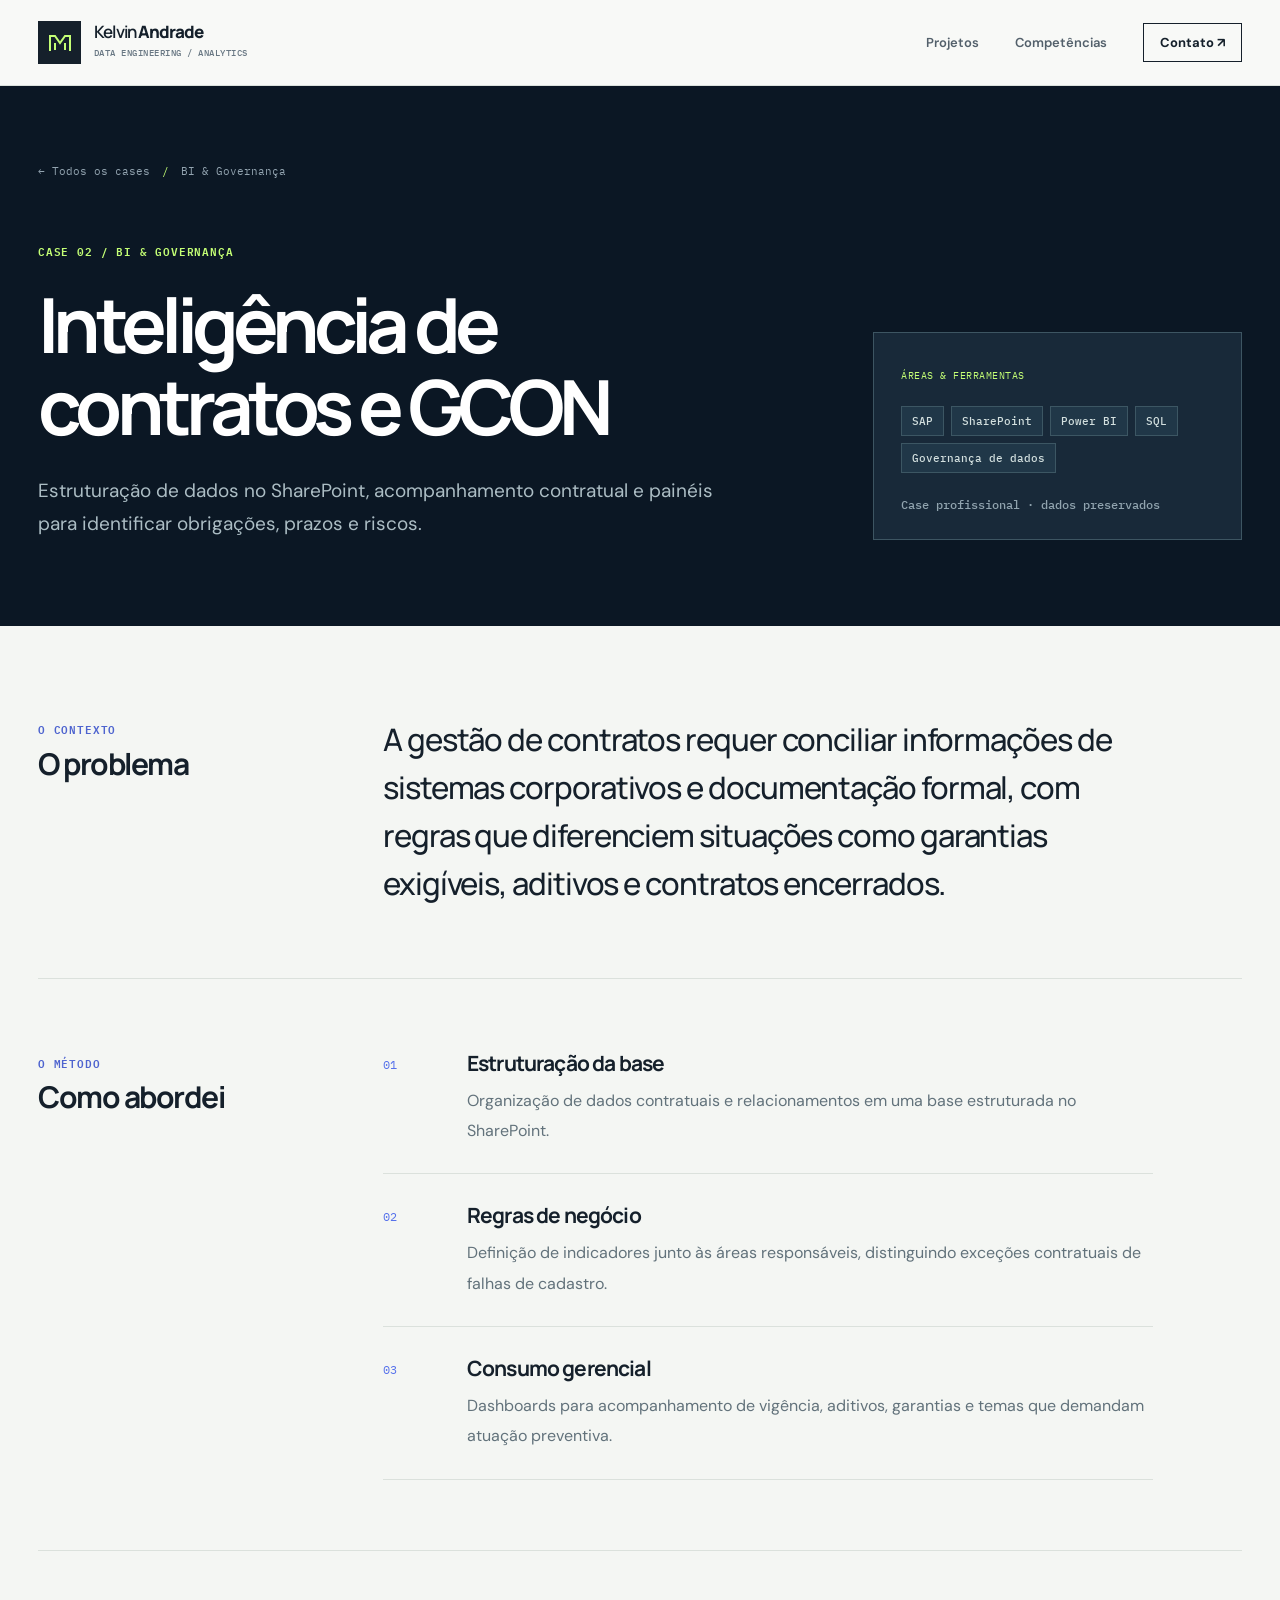
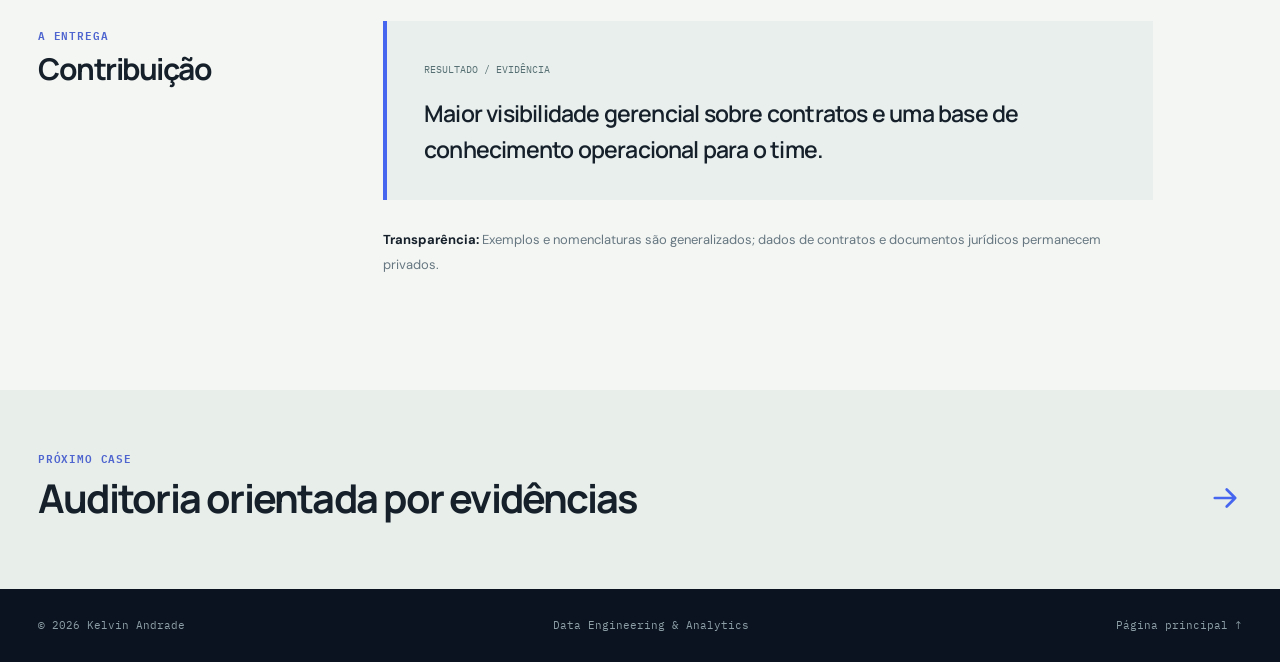
<file: cases/governanca-contratual.html>
<!DOCTYPE html><html lang="pt-BR"><head><meta charset="utf-8"><meta name="viewport" content="width=device-width,initial-scale=1"><meta name="theme-color" content="#f5f6f4"><meta name="author" content="Kelvin Santos Andrade"><link rel="icon" type="image/svg+xml" href="../assets/img/favicon.svg"><link rel="preconnect" href="https://fonts.googleapis.com"><link rel="preconnect" href="https://fonts.gstatic.com" crossorigin><link href="https://fonts.googleapis.com/css2?family=DM+Sans:wght@400;500;600;700&family=Manrope:wght@400;500;600;700;800&family=IBM+Plex+Mono:wght@400;500;600&display=swap" rel="stylesheet"><link rel="stylesheet" href="../assets/css/style.css"><script defer src="../assets/js/main.js"></script><meta name="description" content="Inteligência de contratos e GCON: estudo de caso de engenharia de dados, integração e inteligência de negócios por Kelvin Andrade."><title>Inteligência de contratos e GCON | Kelvin Andrade — Data Engineering</title><link rel="canonical" href="https://ksaworks.github.io/portfolio_dados/cases/governanca-contratual.html"></head><body><a class="skip-link" href="#conteudo">Ir para o conteúdo</a><header class="site-header" id="topo"><div class="shell nav-shell"><a class="identity" href="../index.html" aria-label="Kelvin Andrade — Início"><span class="identity-symbol"><svg aria-hidden="true" width="26" height="26" viewBox="0 0 26 26" fill="none"><path d="M3 20V6H8L13 13L18 6H23V20" stroke="currentColor" stroke-width="2" stroke-linecap="square"/><path d="M8 20V13M18 20V13" stroke="currentColor" stroke-width="2"/></svg></span><span class="identity-text">Kelvin <strong>Andrade</strong><small>DATA ENGINEERING / ANALYTICS</small></span></a><button class="menu-toggle" type="button" aria-label="Abrir menu" aria-controls="main-navigation" aria-expanded="false"><span></span><span></span></button><nav class="main-navigation" id="main-navigation" aria-label="Navegação principal"><a href="../index.html#cases">Projetos</a><a href="../index.html#competencias">Competências</a><a href="../index.html#contato" class="nav-contact">Contato <span aria-hidden="true">↗</span></a></nav></div></header><main id="conteudo"><section class="detail-hero"><div class="shell"><div class="breadcrumb"><a href="../index.html#cases">← Todos os cases</a><span>/</span><span>BI &amp; Governança</span></div><div class="detail-head-grid"><div><p class="section-kicker">CASE 02 / BI &AMP; GOVERNANÇA</p><h1>Inteligência de contratos e GCON</h1><p class="detail-lede">Estruturação de dados no SharePoint, acompanhamento contratual e painéis para identificar obrigações, prazos e riscos.</p></div><aside class="detail-metadata"><span class="mono label-metadata">ÁREAS & FERRAMENTAS</span><div class="stack-tags"><span>SAP</span><span>SharePoint</span><span>Power BI</span><span>SQL</span><span>Governança de dados</span></div><p class="private-mark">Case profissional · dados preservados</p></aside></div></div></section><section class="detail-body"><div class="shell detail-grid"><aside class="detail-side"><span class="section-kicker">O CONTEXTO</span><h2>O problema</h2></aside><div class="detail-copy"><p class="detail-important">A gestão de contratos requer conciliar informações de sistemas corporativos e documentação formal, com regras que diferenciem situações como garantias exigíveis, aditivos e contratos encerrados.</p></div></div><div class="shell detail-grid detail-process"><aside class="detail-side"><span class="section-kicker">O MÉTODO</span><h2>Como abordei</h2></aside><div class="detail-copy"><div class="detail-step"><span class="detail-step-no">01</span><div><h3>Estruturação da base</h3><p>Organização de dados contratuais e relacionamentos em uma base estruturada no SharePoint.</p></div></div><div class="detail-step"><span class="detail-step-no">02</span><div><h3>Regras de negócio</h3><p>Definição de indicadores junto às áreas responsáveis, distinguindo exceções contratuais de falhas de cadastro.</p></div></div><div class="detail-step"><span class="detail-step-no">03</span><div><h3>Consumo gerencial</h3><p>Dashboards para acompanhamento de vigência, aditivos, garantias e temas que demandam atuação preventiva.</p></div></div></div></div><div class="shell detail-grid detail-process"><aside class="detail-side"><span class="section-kicker">A ENTREGA</span><h2>Contribuição</h2></aside><div class="detail-copy"><div class="outcome-card"><span class="mono">RESULTADO / EVIDÊNCIA</span><p>Maior visibilidade gerencial sobre contratos e uma base de conhecimento operacional para o time.</p></div><p class="evidence"><strong>Transparência:</strong> Exemplos e nomenclaturas são generalizados; dados de contratos e documentos jurídicos permanecem privados.</p></div></div></section><section class="detail-next"><div class="shell"><span class="section-kicker">PRÓXIMO CASE</span><a href="auditoria-analitica.html">Auditoria orientada por evidências <svg aria-hidden="true" viewBox="0 0 20 20" fill="none"><path d="M4 10h12m-5-5 5 5-5 5" stroke="currentColor" stroke-width="1.6" stroke-linecap="round" stroke-linejoin="round"/></svg></a></div></section></main><footer class="footer"><div class="shell footer-inner"><span>© 2026 Kelvin Andrade</span><span>Data Engineering & Analytics</span><a href="../index.html">Página principal ↑</a></div></footer></body></html>
</file>
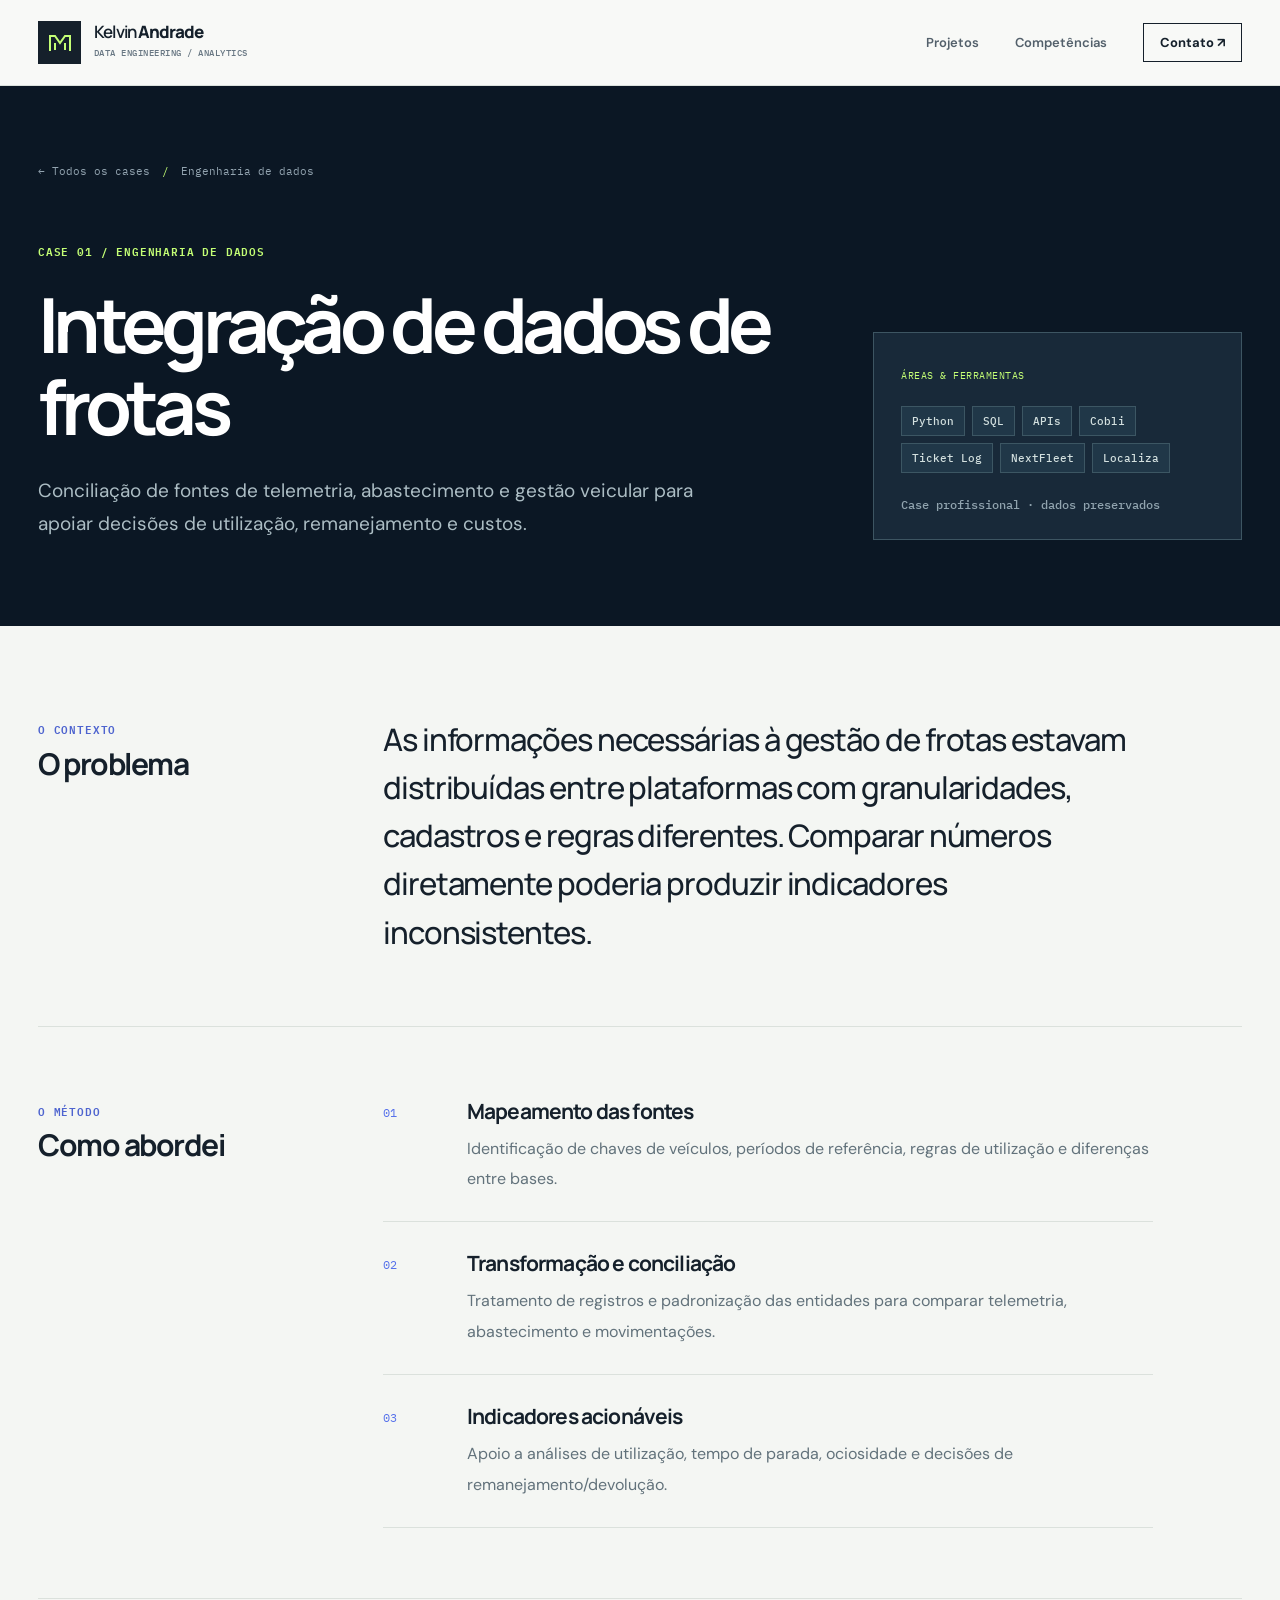
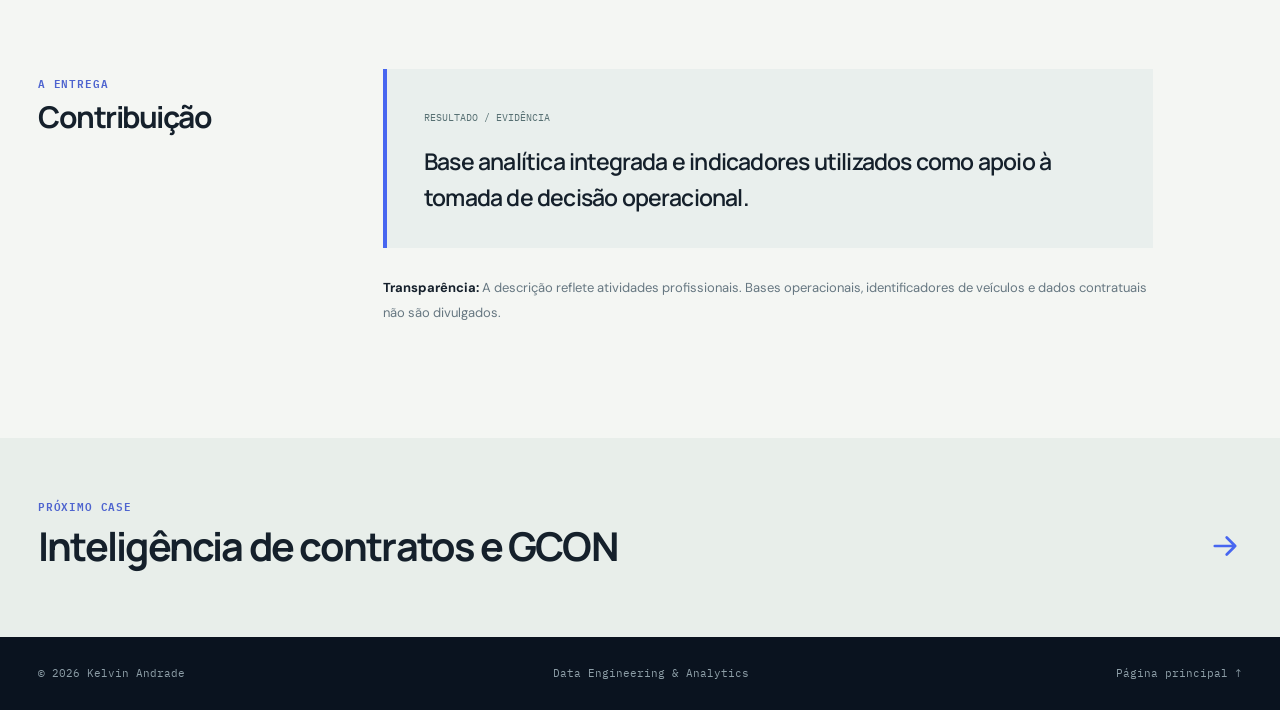
<file: cases/integracao-frotas.html>
<!DOCTYPE html><html lang="pt-BR"><head><meta charset="utf-8"><meta name="viewport" content="width=device-width,initial-scale=1"><meta name="theme-color" content="#f5f6f4"><meta name="author" content="Kelvin Santos Andrade"><link rel="icon" type="image/svg+xml" href="../assets/img/favicon.svg"><link rel="preconnect" href="https://fonts.googleapis.com"><link rel="preconnect" href="https://fonts.gstatic.com" crossorigin><link href="https://fonts.googleapis.com/css2?family=DM+Sans:wght@400;500;600;700&family=Manrope:wght@400;500;600;700;800&family=IBM+Plex+Mono:wght@400;500;600&display=swap" rel="stylesheet"><link rel="stylesheet" href="../assets/css/style.css"><script defer src="../assets/js/main.js"></script><meta name="description" content="Integração de dados de frotas: estudo de caso de engenharia de dados, integração e inteligência de negócios por Kelvin Andrade."><title>Integração de dados de frotas | Kelvin Andrade — Data Engineering</title><link rel="canonical" href="https://ksaworks.github.io/portfolio_dados/cases/integracao-frotas.html"></head><body><a class="skip-link" href="#conteudo">Ir para o conteúdo</a><header class="site-header" id="topo"><div class="shell nav-shell"><a class="identity" href="../index.html" aria-label="Kelvin Andrade — Início"><span class="identity-symbol"><svg aria-hidden="true" width="26" height="26" viewBox="0 0 26 26" fill="none"><path d="M3 20V6H8L13 13L18 6H23V20" stroke="currentColor" stroke-width="2" stroke-linecap="square"/><path d="M8 20V13M18 20V13" stroke="currentColor" stroke-width="2"/></svg></span><span class="identity-text">Kelvin <strong>Andrade</strong><small>DATA ENGINEERING / ANALYTICS</small></span></a><button class="menu-toggle" type="button" aria-label="Abrir menu" aria-controls="main-navigation" aria-expanded="false"><span></span><span></span></button><nav class="main-navigation" id="main-navigation" aria-label="Navegação principal"><a href="../index.html#cases">Projetos</a><a href="../index.html#competencias">Competências</a><a href="../index.html#contato" class="nav-contact">Contato <span aria-hidden="true">↗</span></a></nav></div></header><main id="conteudo"><section class="detail-hero"><div class="shell"><div class="breadcrumb"><a href="../index.html#cases">← Todos os cases</a><span>/</span><span>Engenharia de dados</span></div><div class="detail-head-grid"><div><p class="section-kicker">CASE 01 / ENGENHARIA DE DADOS</p><h1>Integração de dados de frotas</h1><p class="detail-lede">Conciliação de fontes de telemetria, abastecimento e gestão veicular para apoiar decisões de utilização, remanejamento e custos.</p></div><aside class="detail-metadata"><span class="mono label-metadata">ÁREAS & FERRAMENTAS</span><div class="stack-tags"><span>Python</span><span>SQL</span><span>APIs</span><span>Cobli</span><span>Ticket Log</span><span>NextFleet</span><span>Localiza</span></div><p class="private-mark">Case profissional · dados preservados</p></aside></div></div></section><section class="detail-body"><div class="shell detail-grid"><aside class="detail-side"><span class="section-kicker">O CONTEXTO</span><h2>O problema</h2></aside><div class="detail-copy"><p class="detail-important">As informações necessárias à gestão de frotas estavam distribuídas entre plataformas com granularidades, cadastros e regras diferentes. Comparar números diretamente poderia produzir indicadores inconsistentes.</p></div></div><div class="shell detail-grid detail-process"><aside class="detail-side"><span class="section-kicker">O MÉTODO</span><h2>Como abordei</h2></aside><div class="detail-copy"><div class="detail-step"><span class="detail-step-no">01</span><div><h3>Mapeamento das fontes</h3><p>Identificação de chaves de veículos, períodos de referência, regras de utilização e diferenças entre bases.</p></div></div><div class="detail-step"><span class="detail-step-no">02</span><div><h3>Transformação e conciliação</h3><p>Tratamento de registros e padronização das entidades para comparar telemetria, abastecimento e movimentações.</p></div></div><div class="detail-step"><span class="detail-step-no">03</span><div><h3>Indicadores acionáveis</h3><p>Apoio a análises de utilização, tempo de parada, ociosidade e decisões de remanejamento/devolução.</p></div></div></div></div><div class="shell detail-grid detail-process"><aside class="detail-side"><span class="section-kicker">A ENTREGA</span><h2>Contribuição</h2></aside><div class="detail-copy"><div class="outcome-card"><span class="mono">RESULTADO / EVIDÊNCIA</span><p>Base analítica integrada e indicadores utilizados como apoio à tomada de decisão operacional.</p></div><p class="evidence"><strong>Transparência:</strong> A descrição reflete atividades profissionais. Bases operacionais, identificadores de veículos e dados contratuais não são divulgados.</p></div></div></section><section class="detail-next"><div class="shell"><span class="section-kicker">PRÓXIMO CASE</span><a href="governanca-contratual.html">Inteligência de contratos e GCON <svg aria-hidden="true" viewBox="0 0 20 20" fill="none"><path d="M4 10h12m-5-5 5 5-5 5" stroke="currentColor" stroke-width="1.6" stroke-linecap="round" stroke-linejoin="round"/></svg></a></div></section></main><footer class="footer"><div class="shell footer-inner"><span>© 2026 Kelvin Andrade</span><span>Data Engineering & Analytics</span><a href="../index.html">Página principal ↑</a></div></footer></body></html>
</file>
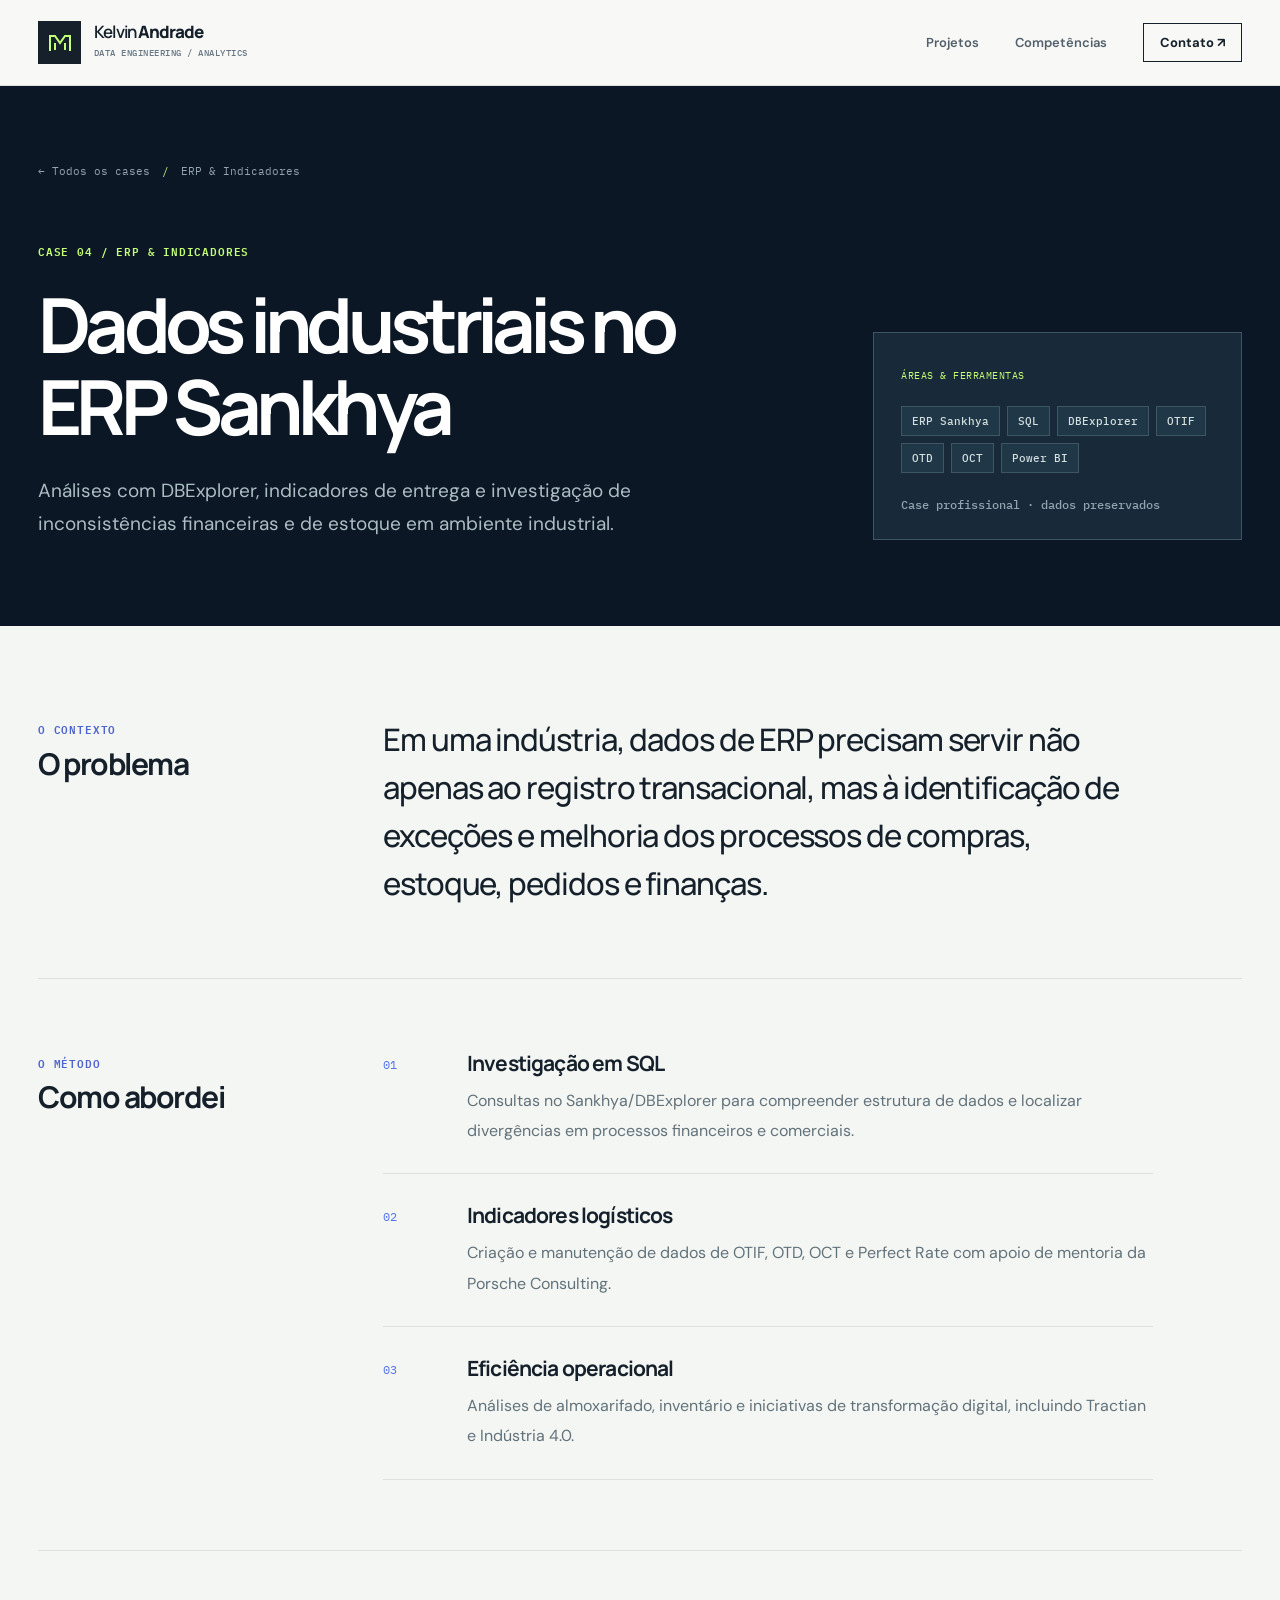
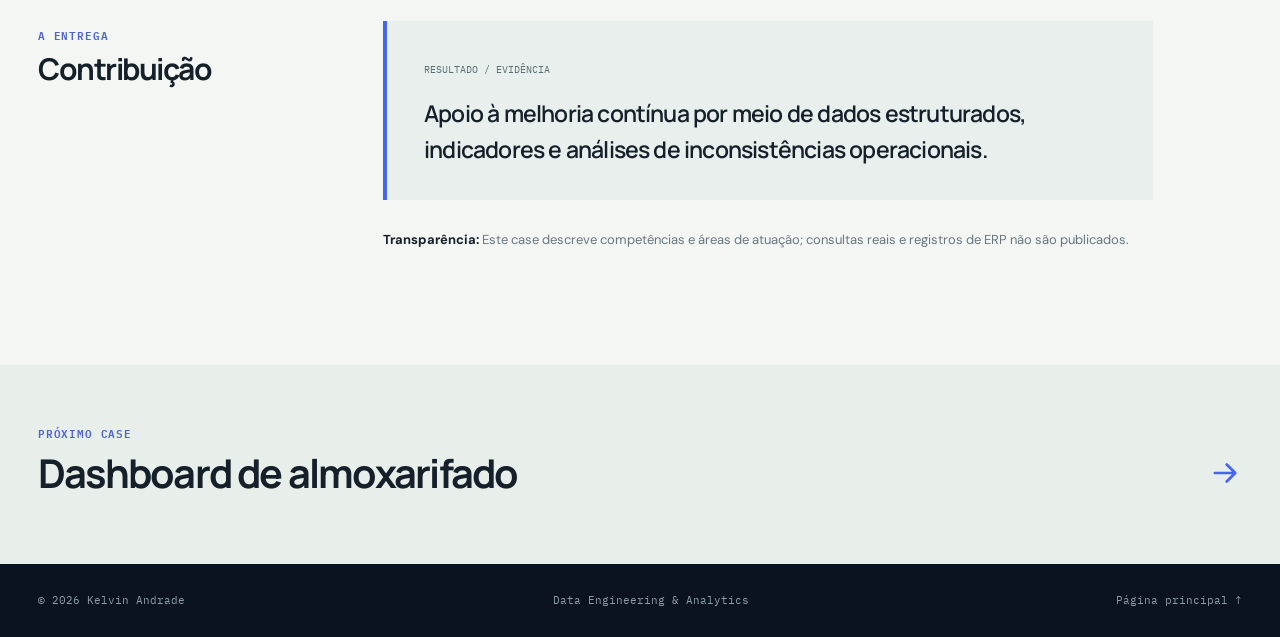
<file: cases/sankhya-industria.html>
<!DOCTYPE html><html lang="pt-BR"><head><meta charset="utf-8"><meta name="viewport" content="width=device-width,initial-scale=1"><meta name="theme-color" content="#f5f6f4"><meta name="author" content="Kelvin Santos Andrade"><link rel="icon" type="image/svg+xml" href="../assets/img/favicon.svg"><link rel="preconnect" href="https://fonts.googleapis.com"><link rel="preconnect" href="https://fonts.gstatic.com" crossorigin><link href="https://fonts.googleapis.com/css2?family=DM+Sans:wght@400;500;600;700&family=Manrope:wght@400;500;600;700;800&family=IBM+Plex+Mono:wght@400;500;600&display=swap" rel="stylesheet"><link rel="stylesheet" href="../assets/css/style.css"><script defer src="../assets/js/main.js"></script><meta name="description" content="Dados industriais no ERP Sankhya: estudo de caso de engenharia de dados, integração e inteligência de negócios por Kelvin Andrade."><title>Dados industriais no ERP Sankhya | Kelvin Andrade — Data Engineering</title><link rel="canonical" href="https://ksaworks.github.io/portfolio_dados/cases/sankhya-industria.html"></head><body><a class="skip-link" href="#conteudo">Ir para o conteúdo</a><header class="site-header" id="topo"><div class="shell nav-shell"><a class="identity" href="../index.html" aria-label="Kelvin Andrade — Início"><span class="identity-symbol"><svg aria-hidden="true" width="26" height="26" viewBox="0 0 26 26" fill="none"><path d="M3 20V6H8L13 13L18 6H23V20" stroke="currentColor" stroke-width="2" stroke-linecap="square"/><path d="M8 20V13M18 20V13" stroke="currentColor" stroke-width="2"/></svg></span><span class="identity-text">Kelvin <strong>Andrade</strong><small>DATA ENGINEERING / ANALYTICS</small></span></a><button class="menu-toggle" type="button" aria-label="Abrir menu" aria-controls="main-navigation" aria-expanded="false"><span></span><span></span></button><nav class="main-navigation" id="main-navigation" aria-label="Navegação principal"><a href="../index.html#cases">Projetos</a><a href="../index.html#competencias">Competências</a><a href="../index.html#contato" class="nav-contact">Contato <span aria-hidden="true">↗</span></a></nav></div></header><main id="conteudo"><section class="detail-hero"><div class="shell"><div class="breadcrumb"><a href="../index.html#cases">← Todos os cases</a><span>/</span><span>ERP &amp; Indicadores</span></div><div class="detail-head-grid"><div><p class="section-kicker">CASE 04 / ERP &AMP; INDICADORES</p><h1>Dados industriais no ERP Sankhya</h1><p class="detail-lede">Análises com DBExplorer, indicadores de entrega e investigação de inconsistências financeiras e de estoque em ambiente industrial.</p></div><aside class="detail-metadata"><span class="mono label-metadata">ÁREAS & FERRAMENTAS</span><div class="stack-tags"><span>ERP Sankhya</span><span>SQL</span><span>DBExplorer</span><span>OTIF</span><span>OTD</span><span>OCT</span><span>Power BI</span></div><p class="private-mark">Case profissional · dados preservados</p></aside></div></div></section><section class="detail-body"><div class="shell detail-grid"><aside class="detail-side"><span class="section-kicker">O CONTEXTO</span><h2>O problema</h2></aside><div class="detail-copy"><p class="detail-important">Em uma indústria, dados de ERP precisam servir não apenas ao registro transacional, mas à identificação de exceções e melhoria dos processos de compras, estoque, pedidos e finanças.</p></div></div><div class="shell detail-grid detail-process"><aside class="detail-side"><span class="section-kicker">O MÉTODO</span><h2>Como abordei</h2></aside><div class="detail-copy"><div class="detail-step"><span class="detail-step-no">01</span><div><h3>Investigação em SQL</h3><p>Consultas no Sankhya/DBExplorer para compreender estrutura de dados e localizar divergências em processos financeiros e comerciais.</p></div></div><div class="detail-step"><span class="detail-step-no">02</span><div><h3>Indicadores logísticos</h3><p>Criação e manutenção de dados de OTIF, OTD, OCT e Perfect Rate com apoio de mentoria da Porsche Consulting.</p></div></div><div class="detail-step"><span class="detail-step-no">03</span><div><h3>Eficiência operacional</h3><p>Análises de almoxarifado, inventário e iniciativas de transformação digital, incluindo Tractian e Indústria 4.0.</p></div></div></div></div><div class="shell detail-grid detail-process"><aside class="detail-side"><span class="section-kicker">A ENTREGA</span><h2>Contribuição</h2></aside><div class="detail-copy"><div class="outcome-card"><span class="mono">RESULTADO / EVIDÊNCIA</span><p>Apoio à melhoria contínua por meio de dados estruturados, indicadores e análises de inconsistências operacionais.</p></div><p class="evidence"><strong>Transparência:</strong> Este case descreve competências e áreas de atuação; consultas reais e registros de ERP não são publicados.</p></div></div></section><section class="detail-next"><div class="shell"><span class="section-kicker">PRÓXIMO CASE</span><a href="dashboard-almoxarifado.html">Dashboard de almoxarifado <svg aria-hidden="true" viewBox="0 0 20 20" fill="none"><path d="M4 10h12m-5-5 5 5-5 5" stroke="currentColor" stroke-width="1.6" stroke-linecap="round" stroke-linejoin="round"/></svg></a></div></section></main><footer class="footer"><div class="shell footer-inner"><span>© 2026 Kelvin Andrade</span><span>Data Engineering & Analytics</span><a href="../index.html">Página principal ↑</a></div></footer></body></html>
</file>
<file: assets/css/style.css>
/* Kelvin Andrade — Data Engineering & Analytics | bespoke editorial UI */
:root{--ink:#15202b;--ink-2:#23313c;--dark:#101e2d;--dark-deep:#0b1724;--page:#f4f6f3;--paper:#fff;--lime:#c4ff75;--blue:#4766f0;--muted:#596774;--rule:#dbe1dc;--sans:'Manrope',sans-serif;--body:'DM Sans',sans-serif;--mono:'IBM Plex Mono',monospace}*{box-sizing:border-box}html{scroll-behavior:smooth;scroll-padding-top:95px}body{margin:0;background:var(--page);color:var(--ink);font:400 16px/1.7 var(--body);-webkit-font-smoothing:antialiased}a{color:inherit;text-decoration:none}button{font:inherit}a:focus-visible,button:focus-visible{outline:3px solid var(--blue);outline-offset:4px}::selection{background:var(--lime);color:var(--ink)}.shell{width:min(1260px,calc(100% - 76px));margin-inline:auto}.mono,.section-kicker,.eyebrow,.case-type,.case-no,.principle-index,.visual-top,.diagram-label,.stage-index,.visual-footnote,.hero-bottom,.stack-group-heading>span,.experience-year,.identity-text small,.filters,.detail-step-no,.breadcrumb,.detail-metadata .label-metadata,.case-status,.footer{font-family:var(--mono)}.skip-link{position:absolute;z-index:100;top:-80px;left:14px;padding:12px 18px;background:var(--lime);color:var(--ink)}.skip-link:focus{top:12px}
.site-header{position:sticky;z-index:50;top:0;background:rgba(248,249,247,.96);backdrop-filter:blur(18px);border-bottom:1px solid var(--rule)}.nav-shell{height:85px;display:flex;justify-content:space-between;align-items:center;gap:28px}.identity{display:inline-flex;align-items:center;gap:13px;min-width:215px}.identity-symbol{display:grid;place-items:center;width:43px;height:43px;background:var(--ink);color:var(--lime)}.identity-text{font:600 17px/1.05 var(--sans);letter-spacing:-.065em}.identity-text strong{font-weight:800}.identity-text small{display:block;font-size:9px;line-height:2;color:#687783;letter-spacing:.055em;font-weight:500;margin-top:3px}.main-navigation{display:flex;align-items:center;gap:36px}.main-navigation a{font:600 13px var(--body);color:#53606b;transition:color .2s}.main-navigation a:hover{color:var(--ink)}.main-navigation .nav-contact{border:1px solid var(--ink);padding:10px 16px;color:var(--ink);font-weight:700}.main-navigation .nav-contact:hover{color:var(--page);background:var(--ink)}.menu-toggle{display:none;background:transparent;border:1px solid var(--rule);width:43px;height:43px;align-items:center;justify-content:center;flex-direction:column;gap:6px}.menu-toggle span{width:18px;height:2px;background:var(--ink)}
.hero{color:#fff;background:var(--dark-deep);position:relative;overflow:hidden}.hero:before{content:'';position:absolute;inset:0;pointer-events:none;opacity:.25;background-image:linear-gradient(rgba(207,255,185,.08) 1px,transparent 1px),linear-gradient(90deg,rgba(207,255,185,.08) 1px,transparent 1px);background-size:82px 82px;mask-image:linear-gradient(90deg,transparent 8%,#000 100%)}.hero-inner{position:relative;padding:110px 0 116px;display:grid;grid-template-columns:1.07fr .93fr;align-items:center;gap:72px}.eyebrow{font-size:11px;font-weight:500;color:var(--lime);letter-spacing:.085em;display:flex;align-items:center;gap:12px}.signal-dot{display:inline-block;width:8px;height:8px;border-radius:50%;background:var(--lime);box-shadow:0 0 0 5px rgba(196,255,117,.1)}.hero h1{font:700 clamp(55px,6vw,88px)/1.06 var(--sans);letter-spacing:-.083em;max-width:720px;margin:31px 0 28px}.hero h1 em{font-style:normal;color:var(--lime)}.hero-lead{font:400 18px/1.85 var(--body);color:#b2bdc7;max-width:600px;margin:0}.hero-cta{display:flex;flex-wrap:wrap;gap:13px;margin-top:39px}.btn{min-height:55px;padding:14px 21px;display:inline-flex;align-items:center;gap:23px;font:700 13px var(--body);transition:transform .2s,background .2s,color .2s;border:1px solid rgba(255,255,255,.32)}.btn svg{width:19px;height:19px}.btn:hover{transform:translateY(-2px)}.btn-accent{background:var(--lime);color:var(--ink);border-color:var(--lime)}.btn-accent:hover{background:#dcffad}.btn-outline{color:#eff4f3}.btn-outline:hover{border-color:var(--lime);color:var(--lime)}.hero-proof{display:flex;flex-wrap:wrap;gap:14px 25px;margin-top:51px;color:#8396a4;font:500 10px var(--mono);letter-spacing:.03em}.hero-proof span:not(:last-child):after{content:'•';margin-left:25px;color:#4d6977}
.hero-visual{position:relative;background:#142535;border:1px solid #3d5560;box-shadow:0 27px 100px rgba(0,0,0,.2),inset 0 1px 0 rgba(255,255,255,.04);padding:25px 25px 19px;min-height:542px}.hero-visual:after{content:'';position:absolute;width:88px;height:88px;right:-10px;top:-10px;border-top:1px solid var(--lime);border-right:1px solid var(--lime);pointer-events:none;opacity:.5}.visual-top{display:flex;justify-content:space-between;gap:10px;color:#8097a4;font-size:10px;letter-spacing:.06em}.visual-status{display:flex;align-items:center;gap:9px;color:var(--lime)}.visual-status i{width:7px;height:7px;border-radius:50%;background:var(--lime)}.visual-title{margin:21px 0 30px;font:650 23px/1.3 var(--sans);letter-spacing:-.048em}.pipeline-layout{display:grid;grid-template-columns:minmax(0,1fr) 32px minmax(0,1fr);gap:0}.pipeline-sources,.pipeline-core{display:flex;flex-direction:column;gap:9px}.diagram-label{font-size:9px;color:#7d9aa7;letter-spacing:.08em;margin-bottom:5px}.source-card{border:1px solid #35505f;background:#1a3241;padding:12px 9px 12px 11px;min-height:64px;display:grid;grid-template-columns:37px minmax(0,1fr);grid-template-rows:auto auto;align-content:center;column-gap:6px}.source-icon{grid-row:1/3;width:32px;height:32px;border:1px solid #496b7b;color:var(--lime);font:600 10px var(--mono);display:grid;place-items:center}.source-card strong{font:600 12px/1.3 var(--sans);white-space:normal}.source-card small{font:400 10px/1.6 var(--body);color:#96adba}.pipe-rail{display:flex;flex-direction:column;align-items:center;justify-content:center;position:relative}.pipe-rail:before{content:'';display:block;width:1px;height:80%;background:#3b6070}.pipe-rail span{position:absolute;top:50%;left:0;width:100%;height:1px;background:var(--lime)}.pipe-rail span:after{content:'';position:absolute;right:1px;top:-3px;width:6px;height:6px;border-right:1px solid var(--lime);border-top:1px solid var(--lime);transform:rotate(45deg)}.core-stage{border:1px solid #476d69;background:#1d3b3b;padding:12px 12px;min-height:64px}.core-stage strong{display:block;font:650 12px var(--sans);color:#f2f8f3}.stage-index{font-size:8px;color:var(--lime);letter-spacing:.06em}.core-stage small{font-size:10px;color:#b0c7c6}.stage-line{height:11px;width:1px;background:var(--lime);margin:-9px 0 -9px 18px;z-index:1}.stage-final{background:#d7ff9e;border-color:#d7ff9e}.stage-final strong,.stage-final small,.stage-final .stage-index{color:#17302f}.visual-outcome{margin-top:30px;display:flex;align-items:end;justify-content:space-between;gap:8px;padding-top:20px;border-top:1px solid #3b5560}.visual-outcome .mono{font-size:9px;color:#8ca2ab;display:block;margin-bottom:7px}.visual-outcome strong{font:600 15px var(--sans)}.signal-graph{width:120px;flex-shrink:0}.visual-footnote{font-size:9px;color:#718b99;margin:24px 0 0}.hero-bottom{position:relative;border-top:1px solid #304352;color:#8999a4;font-size:10px;letter-spacing:.075em}.hero-bottom-inner{display:flex;justify-content:space-between;align-items:center;padding:23px 0;gap:25px}.hero-bottom b{font-weight:400;color:var(--lime);margin:0 8px}
.section{padding:120px 0}.section-header{display:grid;grid-template-columns:minmax(0,1.25fr) minmax(280px,.75fr);gap:65px;align-items:end;margin-bottom:51px}.section-kicker{font:600 11px var(--mono);letter-spacing:.075em;color:#4e64cf;margin:0 0 23px}.section-header h2,.narrative h2{font:700 clamp(37px,4.2vw,59px)/1.14 var(--sans);letter-spacing:-.067em;margin:0;max-width:830px}.section-header h2 span,.narrative h2 span{color:#738087}.section-header>p,.narrative-intro>p:not(.section-kicker){color:#60707b;line-height:1.9;font-size:16px;margin:0;max-width:440px}.principles{background:var(--page)}.principle-grid{display:grid;grid-template-columns:repeat(4,minmax(0,1fr));border:1px solid var(--rule);background:var(--paper)}.principle{min-height:290px;padding:29px 25px 34px;position:relative}.principle:not(:last-child){border-right:1px solid var(--rule)}.principle-index{color:#688091;font-size:11px}.line-art{height:93px;display:flex;align-items:center;font:400 63px var(--sans);line-height:1;color:#4a69ed}.principle h3{font:700 19px/1.4 var(--sans);letter-spacing:-.038em;margin:5px 0 12px}.principle p{color:#6b7781;font-size:14px;line-height:1.75;margin:0}
.case-section{background:#e9eeeb}.section-header-dark h2 span{color:#6b7975}.filters{display:flex;gap:7px;flex-wrap:wrap;margin-bottom:26px}.filter{padding:11px 18px;border:1px solid #cbd5d1;background:transparent;color:#596a68;cursor:pointer;font:500 11px var(--mono);transition:all .18s}.filter:hover{border-color:#546d6a;color:var(--ink)}.filter.active{background:var(--ink);border-color:var(--ink);color:#fff}.filter sup{color:var(--lime);vertical-align:baseline}.case-grid{display:grid;grid-template-columns:repeat(3,minmax(0,1fr));gap:15px}.case-card{display:flex;flex-direction:column;min-height:365px;padding:26px 25px 24px;background:var(--paper);border:1px solid #d6dfdc;transition:transform .22s,box-shadow .22s,border-color .22s}.case-card:hover,.case-card:focus-within{transform:translateY(-5px);border-color:#7894a3;box-shadow:0 17px 39px rgba(19,46,63,.075)}.case-card[hidden]{display:none}.case-card-top{display:flex;justify-content:space-between;align-items:center}.case-type{font-size:10px;font-weight:600;color:#4f69dd;text-transform:uppercase;letter-spacing:.03em}.case-no{font-size:11px;color:#98a5a3}.case-card-body{padding-top:57px;flex:1}.case-card h3{font:700 clamp(22px,2.25vw,29px)/1.22 var(--sans);letter-spacing:-.055em;margin:0 0 14px;max-width:330px}.case-card p{color:#667580;font:400 14px/1.85 var(--body);margin:0;max-width:340px}.card-footer{margin-top:35px;padding-top:16px;border-top:1px solid #e6ebe8;display:flex;justify-content:space-between;gap:10px;align-items:end}.card-stack{display:flex;flex-wrap:wrap;gap:8px}.card-stack span{font:500 10px var(--mono);color:#78868c}.card-stack span:not(:last-child):after{content:'·';margin-left:8px;color:#b3bdba}.round-arrow{display:grid;place-items:center;flex:0 0 42px;width:42px;height:42px;background:var(--ink);color:var(--lime);transition:background .2s}.round-arrow:hover{background:var(--blue);color:#fff}.round-arrow svg{width:21px;height:21px}.cases-disclaimer{margin:28px 0 0;color:#61716d;font:400 12px/1.8 var(--body);display:flex;align-items:flex-start;gap:12px}.mini-diamond{margin-top:7px;flex:none;width:8px;height:8px;transform:rotate(45deg);border:1px solid #4f69dd}
.competencies{background:#fff}.stack-grid{display:grid;grid-template-columns:repeat(2,minmax(0,1fr));gap:0;border-top:1px solid var(--rule);border-left:1px solid var(--rule)}.stack-group{border-right:1px solid var(--rule);border-bottom:1px solid var(--rule);padding:37px 39px 44px}.stack-group-heading{display:flex;align-items:center;gap:13px}.stack-group-heading>span{font-size:11px;color:#4d67eb}.stack-group-heading h3{font:700 23px var(--sans);letter-spacing:-.04em;margin:0}.stack-group>p{margin:13px 0 23px;color:#73808a;font-size:14px}.stack-tags{display:flex;flex-wrap:wrap;gap:7px}.stack-tags span{padding:7px 10px;border:1px solid #d9e1de;background:#f8faf8;font:500 11px var(--mono);color:#3f515d}.stack-note{font-size:12px;line-height:1.85;color:#85918b;margin:23px 0 0}
.narrative{background:#f4f6f3}.narrative-grid{display:grid;grid-template-columns:1fr 1fr;gap:105px;align-items:start}.narrative-intro>p:not(.section-kicker){margin:30px 0}.text-link{display:inline-flex;align-items:center;gap:10px;border-bottom:1px solid var(--ink);padding-bottom:6px;font-weight:700;font-size:13px}.text-link svg{width:18px;height:18px}.text-link:hover{color:var(--blue)}.experience{border-top:1px solid var(--rule)}.experience-item{padding:24px 0 30px;border-bottom:1px solid var(--rule)}.experience-year{font:500 10px var(--mono);color:#73818d}.experience-item h3{font:700 22px var(--sans);letter-spacing:-.035em;margin:11px 0 8px}.experience-item h3 span{font-size:15px;color:#899693;font-weight:500}.experience-item p{font:400 14px/1.8 var(--body);color:#61727b;margin:0}
.contact-section{background:var(--dark-deep);color:#fff;padding:103px 0 114px;position:relative;overflow:hidden}.contact-section:after{content:'';pointer-events:none;position:absolute;top:-200px;right:-160px;width:620px;height:620px;border:1px solid rgba(196,255,117,.2);border-radius:50%;box-shadow:0 0 0 90px rgba(196,255,117,.02),0 0 0 180px rgba(196,255,117,.025)}.contact-inner{position:relative;z-index:1}.contact-section .section-kicker{color:var(--lime)}.contact-section h2{font:700 clamp(43px,6vw,80px)/1.1 var(--sans);letter-spacing:-.077em;max-width:780px;margin:0}.contact-section h2 em{font-style:normal;color:var(--lime)}.contact-section p:not(.section-kicker){color:#a1b1bc;font-size:17px;max-width:590px;margin:26px 0 35px}.contact-actions{display:flex;flex-wrap:wrap;gap:12px}.footer{background:#0a131f;color:#8d9ea7;font-size:11px}.footer-inner{padding:27px 0;display:flex;justify-content:space-between;flex-wrap:wrap;gap:15px}.footer a:hover{color:var(--lime)}
/* Project detail pages */
.detail-hero{background:var(--dark-deep);color:#fff;padding:76px 0 86px}.breadcrumb{display:flex;align-items:center;gap:12px;color:#93a4b0;font-size:11px;margin-bottom:60px}.breadcrumb a:hover{color:var(--lime)}.breadcrumb>span:nth-child(2){color:var(--lime)}.detail-head-grid{display:grid;grid-template-columns:1.35fr .65fr;gap:70px;align-items:end}.detail-hero .section-kicker{color:var(--lime)}.detail-hero h1{font:700 clamp(44px,6.2vw,76px)/1.08 var(--sans);letter-spacing:-.075em;max-width:800px;margin:0 0 27px}.detail-lede{color:#acbdc4;font-size:19px;line-height:1.75;max-width:710px;margin:0}.detail-metadata{padding:27px;border:1px solid #3d5562;background:#182939}.detail-metadata .label-metadata{color:var(--lime);font-size:10px;letter-spacing:.05em}.detail-metadata .stack-tags{margin:19px 0 0}.detail-metadata .stack-tags span{background:#203748;color:#d3e0df;border:1px solid #3c5663}.private-mark{margin:24px 0 0;color:#91a4af;font:500 12px var(--mono)}.repo-link{display:inline-block;color:var(--lime);font-weight:700;font-size:12px;margin-top:22px}.detail-body{padding:89px 0 112px}.detail-grid{display:grid;grid-template-columns:280px minmax(0,1fr);gap:65px}.detail-side h2{font:700 30px var(--sans);letter-spacing:-.05em;margin:0}.detail-side .section-kicker{margin-bottom:13px}.detail-copy{max-width:770px}.detail-important{font:500 clamp(21px,2.6vw,31px)/1.55 var(--sans);letter-spacing:-.035em;margin:0}.detail-process{padding-top:70px;margin-top:70px;border-top:1px solid var(--rule)}.detail-step{display:grid;grid-template-columns:62px 1fr;gap:22px;padding:0 0 27px;margin-bottom:27px;border-bottom:1px solid var(--rule)}.detail-step:last-child{margin-bottom:0}.detail-step-no{font-size:12px;color:#5671eb;padding-top:6px}.detail-step h3{font:700 21px var(--sans);letter-spacing:-.04em;margin:0 0 9px}.detail-step p{font-size:16px;line-height:1.9;color:#62727b;margin:0}.outcome-card{border-left:4px solid var(--blue);background:#e9efed;padding:33px 37px}.outcome-card .mono{font-size:10px;color:#577073}.outcome-card p{font:600 23px/1.55 var(--sans);letter-spacing:-.035em;margin:15px 0 0}.evidence{margin:28px 0 0;color:#667781;font-size:13px;line-height:1.9}.evidence strong{color:var(--ink)}.detail-next{background:#e8eeea;padding:54px 0 64px}.detail-next a{display:flex;gap:20px;align-items:center;justify-content:space-between;font:700 clamp(23px,3.1vw,40px) var(--sans);letter-spacing:-.045em}.detail-next a svg{width:34px;height:34px;color:var(--blue)}
@media(max-width:1100px){.hero-inner{gap:36px;grid-template-columns:1fr 1fr}.hero h1{font-size:clamp(49px,6vw,75px)}.case-grid{grid-template-columns:repeat(2,minmax(0,1fr))}.principle-grid{grid-template-columns:repeat(2,minmax(0,1fr))}.principle:nth-child(2){border-right:0}.principle:nth-child(-n+2){border-bottom:1px solid var(--rule)}.narrative-grid{gap:50px}.detail-head-grid{gap:35px}}@media(max-width:850px){.shell{width:min(100% - 44px,1260px)}.nav-shell{height:73px}.menu-toggle{display:flex}.main-navigation{display:none;position:absolute;top:73px;left:0;right:0;background:var(--page);border-bottom:1px solid var(--rule);padding:18px 22px 25px;flex-direction:column;align-items:stretch;gap:0;box-shadow:0 22px 25px rgba(0,0,0,.08)}.main-navigation[data-open=true]{display:flex}.main-navigation a{padding:13px 0}.main-navigation .nav-contact{margin-top:10px;padding:13px}.hero-inner{grid-template-columns:1fr;padding:78px 0 83px}.hero-copy{max-width:780px}.hero-visual{max-width:560px;width:100%}.section{padding:90px 0}.section-header{grid-template-columns:1fr;gap:25px;margin-bottom:37px}.section-header>p{max-width:680px}.narrative-grid,.detail-head-grid{grid-template-columns:1fr}.detail-grid{grid-template-columns:190px minmax(0,1fr);gap:35px}}@media(max-width:600px){.shell{width:calc(100% - 32px)}.identity-text{font-size:15px}.identity-symbol{width:38px;height:38px}.hero h1{font-size:clamp(44px,12.5vw,67px)}.hero-lead{font-size:16px}.hero-cta .btn{width:100%;justify-content:space-between}.hero-proof{margin-top:29px}.hero-proof span:not(:last-child):after{margin-left:12px}.hero-visual{padding:17px;min-height:0}.visual-title{font-size:21px;margin:20px 0}.source-card{grid-template-columns:1fr;gap:1px}.source-icon{display:none}.source-card strong{font-size:11px}.source-card small{font-size:9px}.core-stage strong{font-size:11px}.hero-bottom-inner{flex-direction:column;align-items:start;gap:8px}.hero-bottom-inner span:nth-child(2){line-height:1.9}.principle-grid,.case-grid,.stack-grid{grid-template-columns:1fr}.principle:not(:last-child){border-right:0;border-bottom:1px solid var(--rule)}.section-header h2,.narrative h2{font-size:clamp(34px,10vw,47px)}.principle{min-height:220px}.line-art{height:70px}.case-card{min-height:300px}.case-card-body{padding-top:33px}.stack-group{padding:29px 23px}.narrative-grid{gap:35px}.detail-hero{padding:47px 0 65px}.breadcrumb{margin-bottom:45px}.detail-hero h1{font-size:44px}.detail-lede{font-size:16px}.detail-grid{grid-template-columns:1fr;gap:22px}.detail-body{padding:65px 0}.detail-process{padding-top:43px;margin-top:43px}.detail-step{grid-template-columns:38px 1fr;gap:12px}.outcome-card{padding:23px}.contact-section{padding:74px 0}.contact-section h2{font-size:clamp(42px,12vw,64px)}.contact-actions .btn{width:100%;justify-content:space-between}.footer-inner{flex-direction:column}}@media(prefers-reduced-motion:reduce){html{scroll-behavior:auto}*,*:before,*:after{scroll-behavior:auto!important;transition-duration:.01ms!important;animation-duration:.01ms!important}}
</file>
